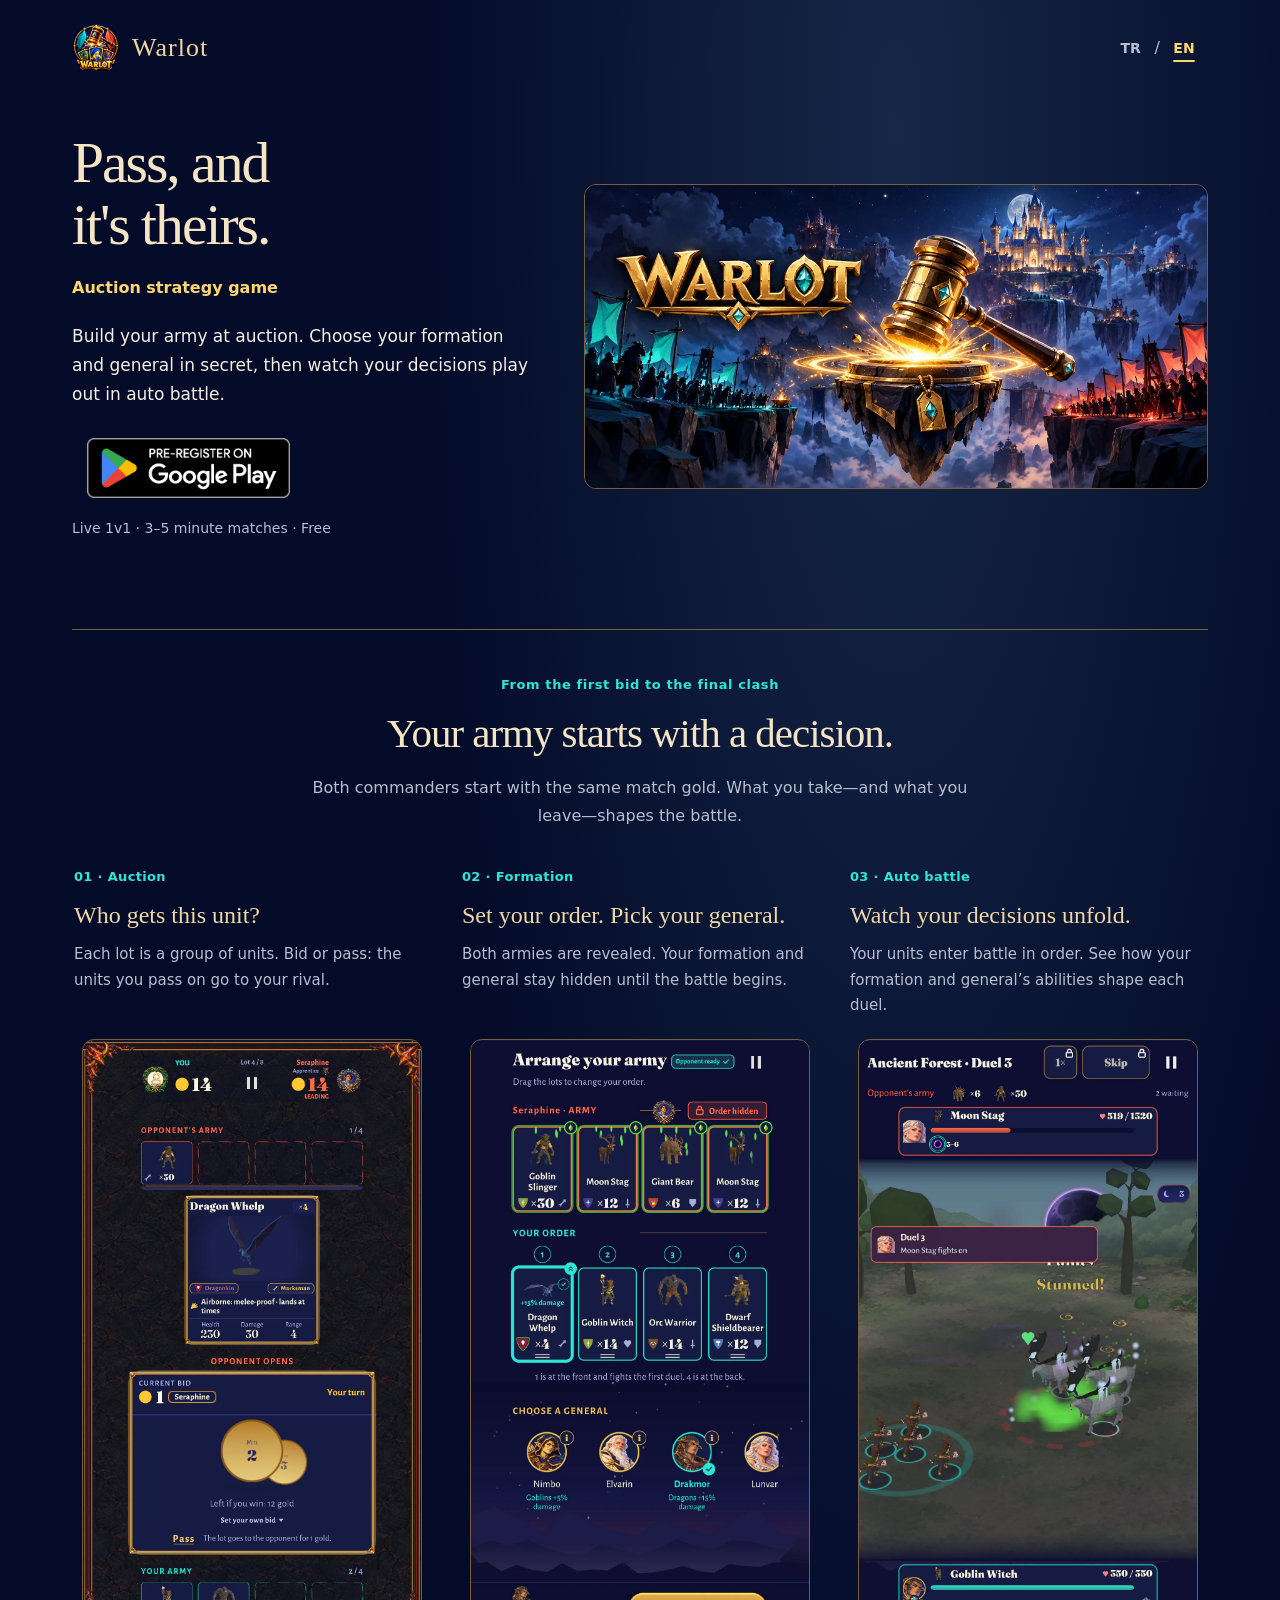
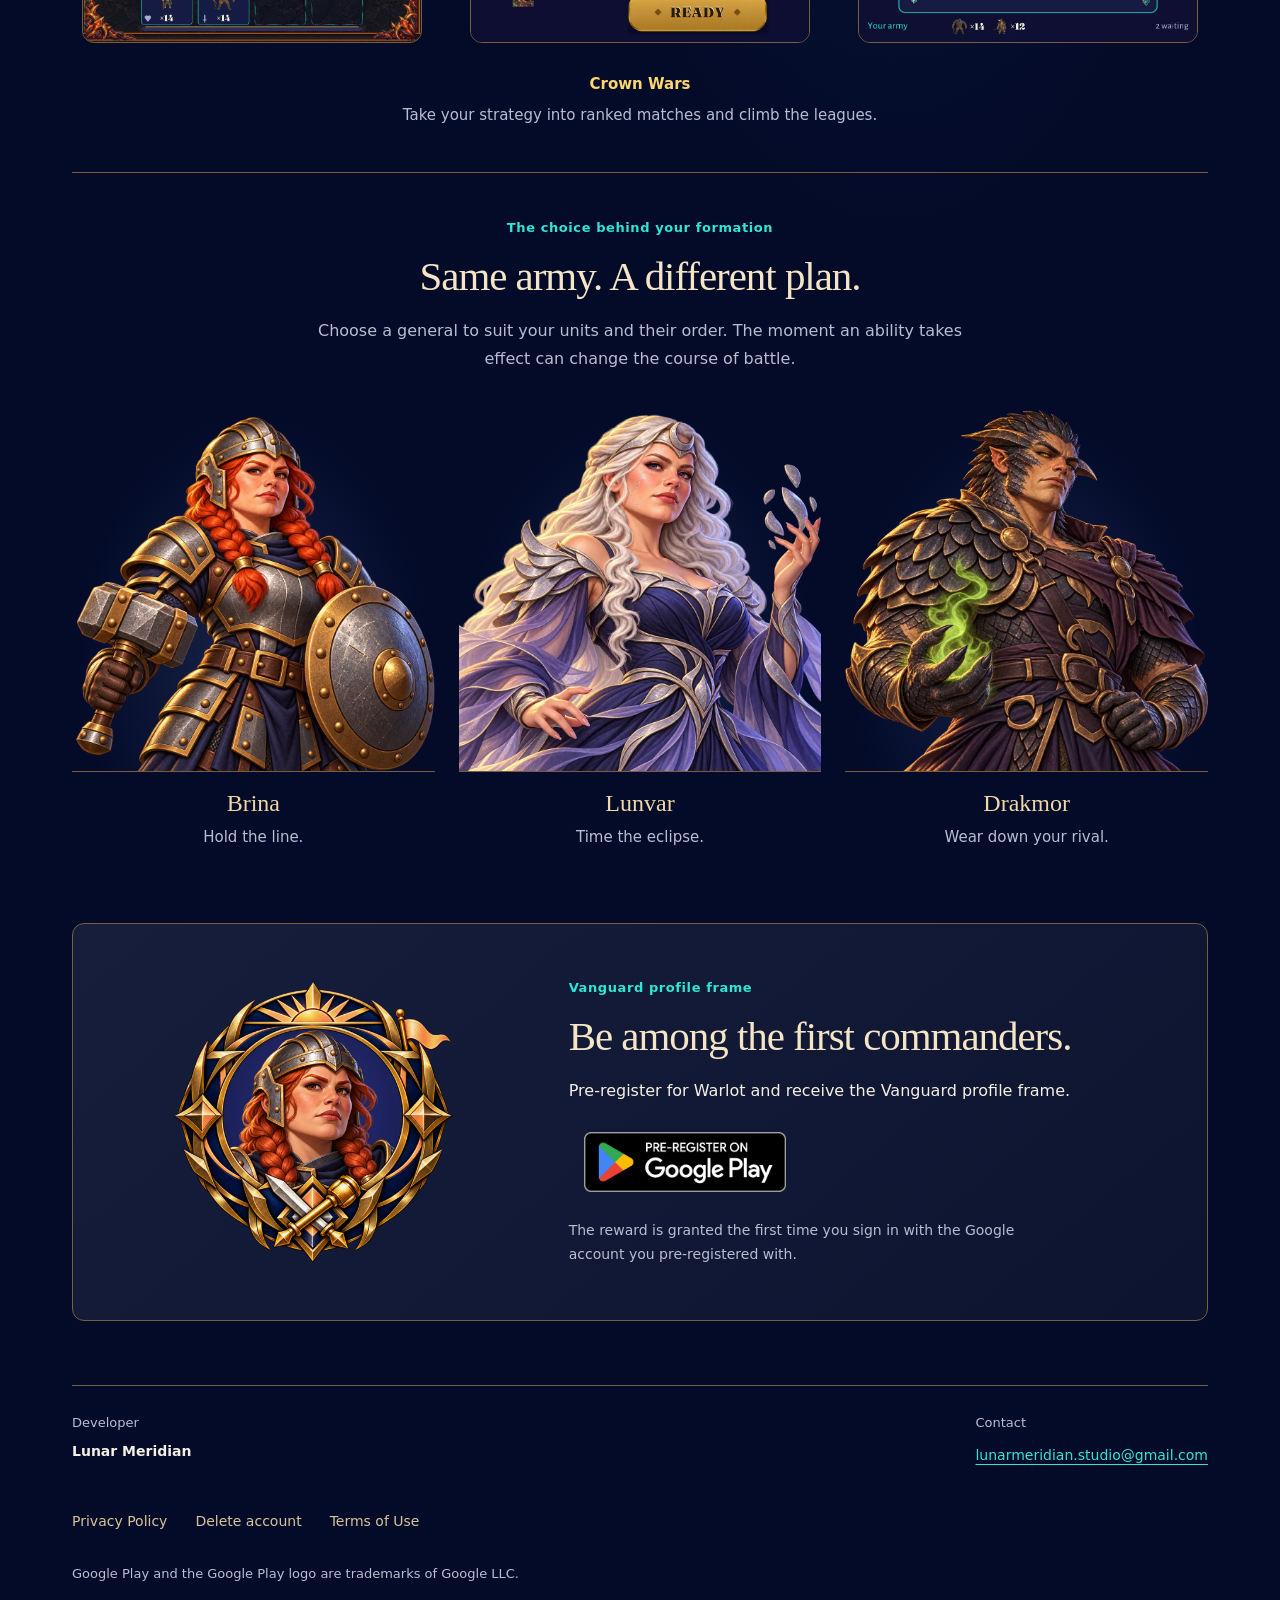
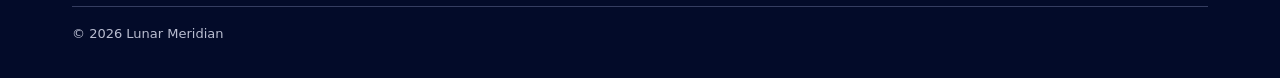
<file: index.html>
<!doctype html>
<html lang="en">
<head>
  <meta charset="utf-8">
  <meta name="viewport" content="width=device-width,initial-scale=1">
  <meta name="color-scheme" content="dark">
  <meta name="theme-color" content="#030B29">
  <title>Warlot: Auction Strategy Game · Açık Artırma Strateji Oyunu</title>
  <meta name="description" content="Warlot: win your army at auction, set a secret lineup and outsmart your rival in 3–5 minute auto battles. Free on Google Play. Ordunu açık artırmada kur.">
  <link rel="canonical" href="https://warlotgame.com/">
  <link rel="alternate" hreflang="en" href="https://warlotgame.com/">
  <link rel="alternate" hreflang="tr" href="https://warlotgame.com/tr/">
  <link rel="alternate" hreflang="x-default" href="https://warlotgame.com/">
  <meta property="og:type" content="website">
  <meta property="og:site_name" content="Warlot">
  <meta property="og:url" content="https://warlotgame.com/">
  <meta property="og:title" content="Warlot: Auction Strategy Game">
  <meta property="og:description" content="Pass on a unit and your rival takes it. Win your army at auction, hide your lineup, read your rival. Free on Google Play.">
  <meta property="og:image" content="https://warlotgame.com/og-image.jpg">
  <meta property="og:image:width" content="1200">
  <meta property="og:image:height" content="630">
  <meta property="og:image:alt" content="Warlot: a golden auctioneer’s gavel between two armies.">
  <meta property="og:locale" content="en_US">
  <meta property="og:locale:alternate" content="tr_TR">
  <meta name="twitter:card" content="summary_large_image">
  <meta name="twitter:title" content="Warlot: Auction Strategy Game">
  <meta name="twitter:description" content="Pass on a unit and your rival takes it. Free on Google Play.">
  <meta name="twitter:image" content="https://warlotgame.com/og-image.jpg">
  <link rel="stylesheet" href="/style.css">
  <link rel="icon" type="image/webp" href="/icon.webp">
  <script type="application/ld+json">
{
  "@context": "https://schema.org",
  "@type": [
    "VideoGame",
    "MobileApplication"
  ],
  "name": "Warlot",
  "alternateName": "Warlot: Auction Strategy Game",
  "url": "https://warlotgame.com/",
  "description": "An auction strategy game: win your army at auction, set a secret lineup and pick your general, then watch the auto battle.",
  "image": "https://warlotgame.com/og-image.jpg",
  "applicationCategory": "GameApplication",
  "genre": [
    "Strategy",
    "Auto battler"
  ],
  "operatingSystem": "Android",
  "inLanguage": [
    "en",
    "tr",
    "es",
    "pt",
    "fr",
    "ko",
    "ja",
    "zh-Hant"
  ],
  "installUrl": "https://play.google.com/store/apps/details?id=com.warlot.game",
  "offers": {
    "@type": "Offer",
    "price": "0",
    "priceCurrency": "USD"
  },
  "author": {
    "@type": "Organization",
    "name": "Lunar Meridian"
  },
  "publisher": {
    "@type": "Organization",
    "name": "Lunar Meridian"
  }
}
  </script>
</head>
<body class="home">
  <a class="skip-link" href="#game-title">Skip to content</a>
  <main class="home-shell">
    <header class="masthead">
      <a class="brand" href="/" aria-label="Warlot home">
        <img src="/icon.webp" width="48" height="48" decoding="async" alt="Warlot app icon">
        <span>Warlot</span>
      </a>
      <nav class="language-nav" aria-label="Language">
        <a href="/tr/" lang="tr" hreflang="tr" aria-label="Türkçe">TR</a>
        <span aria-hidden="true">/</span>
        <a href="/" lang="en" hreflang="en" aria-current="page" aria-label="English">EN</a>
      </nav>
    </header>
    <section class="hero" aria-labelledby="game-title">
      <div class="hero-heading">
        <h1 id="game-title" tabindex="-1">Pass, and it's theirs.</h1>
        <p class="genre">Auction strategy game</p>
      </div>
      <div class="hero-art">
        <img class="hero-image" src="/hero.webp" width="1024" height="500" fetchpriority="high" decoding="async" alt="Warlot: a golden auctioneer’s gavel above a floating pedestal, between two armies and a distant castle.">
      </div>
      <div class="hero-details">
        <p class="lead">Build your army at auction. Choose your formation and general in secret, then watch your decisions play out in auto battle.</p>
        <div class="registration">
          <a class="store-badge" href="https://play.google.com/store/apps/details?id=com.warlot.game">
            <img src="/img/google-play-preregister-en.png" width="270" height="80" decoding="async" alt="Pre-register on Google Play">
          </a>
          <p class="match-facts">Live 1v1 · 3–5 minute matches · Free</p>
        </div>
      </div>
    </section>
    <section class="content-section" aria-labelledby="gameplay-title">
      <div class="section-heading">
        <p class="eyebrow">From the first bid to the final clash</p>
        <h2 id="gameplay-title">Your army starts with a decision.</h2>
        <p>Both commanders start with the same match gold. What you take—and what you leave—shapes the battle.</p>
      </div>
      <ol class="gameplay">
        <li>
          <div class="step-copy">
            <span class="step" aria-hidden="true">01 · Auction</span>
            <h3>Who gets this unit?</h3>
            <p>Each lot is a group of units. Bid or pass: the units you pass on go to your rival.</p>
          </div>
          <div class="screen">
            <img src="/img/en/oynanis-1-acik-artirma.webp" width="1080" height="1920" loading="lazy" decoding="async" alt="Warlot auction screen with a unit lot, both commanders’ gold and the bid and pass controls.">
          </div>
        </li>
        <li>
          <div class="step-copy">
            <span class="step" aria-hidden="true">02 · Formation</span>
            <h3>Set your order. Pick your general.</h3>
            <p>Both armies are revealed. Your formation and general stay hidden until the battle begins.</p>
          </div>
          <div class="screen">
            <img src="/img/en/oynanis-2-dizilim.webp" width="1080" height="1920" loading="lazy" decoding="async" alt="Warlot formation screen showing the order of unit lots and the general selection.">
          </div>
        </li>
        <li>
          <div class="step-copy">
            <span class="step" aria-hidden="true">03 · Auto battle</span>
            <h3>Watch your decisions unfold.</h3>
            <p>Your units enter battle in order. See how your formation and general’s abilities shape each duel.</p>
          </div>
          <div class="screen">
            <img src="/img/en/oynanis-3-savas.webp" width="1080" height="1920" loading="lazy" decoding="async" alt="Warlot auto battle screen with opposing unit lots and a general’s ability in action.">
          </div>
        </li>
      </ol>
      <p class="mode-note"><strong>Crown Wars</strong> Take your strategy into ranked matches and climb the leagues.</p>
    </section>
    <section class="content-section generals-section" aria-labelledby="generals-title">
      <div class="section-heading">
        <p class="eyebrow">The choice behind your formation</p>
        <h2 id="generals-title">Same army. A different plan.</h2>
        <p>Choose a general to suit your units and their order. The moment an ability takes effect can change the course of battle.</p>
      </div>
      <div class="generals">
        <figure class="general">
          <div class="portrait">
            <img src="/img/general-brina.webp" width="1024" height="1024" loading="lazy" decoding="async" alt="Brina, the Ironshield">
          </div>
          <figcaption><h3>Brina</h3><p>Hold the line.</p></figcaption>
        </figure>
        <figure class="general">
          <div class="portrait">
            <img src="/img/general-lunvar.webp" width="1024" height="1024" loading="lazy" decoding="async" alt="Lunvar, the Eclipse Warden">
          </div>
          <figcaption><h3>Lunvar</h3><p>Time the eclipse.</p></figcaption>
        </figure>
        <figure class="general">
          <div class="portrait">
            <img src="/img/general-drakmor.webp" width="1024" height="1024" loading="lazy" decoding="async" alt="Drakmor, the Black Wyrm">
          </div>
          <figcaption><h3>Drakmor</h3><p>Wear down your rival.</p></figcaption>
        </figure>
      </div>
    </section>
    <section class="pioneer-section" aria-labelledby="pioneer-title">
      <div class="pioneer-art">
        <img src="/img/oncu-cerceve.webp" width="1024" height="1024" loading="lazy" decoding="async" alt="Vanguard profile frame">
      </div>
      <div class="pioneer-copy">
        <p class="eyebrow">Vanguard profile frame</p>
        <h2 id="pioneer-title">Be among the first commanders.</h2>
        <p>Pre-register for Warlot and receive the Vanguard profile frame.</p>
        <a class="store-badge" href="https://play.google.com/store/apps/details?id=com.warlot.game">
            <img src="/img/google-play-preregister-en.png" width="270" height="80" loading="lazy" decoding="async" alt="Pre-register on Google Play">
          </a>
        <p class="reward-condition">The reward is granted the first time you sign in with the Google account you pre-registered with.</p>
      </div>
    </section>
    <footer class="site-footer">
      <div class="developer">
        <p><span class="detail-label">Developer</span><strong>Lunar Meridian</strong></p>
        <p><span class="detail-label">Contact</span><a href="mailto:lunarmeridian.studio@gmail.com">lunarmeridian.studio@gmail.com</a></p>
      </div>
      <nav class="legal-links" aria-label="Legal information">
        <a href="/privacy/">Privacy Policy</a>
        <a href="/delete-account/">Delete account</a>
        <a href="/terms/">Terms of Use</a>
      </nav>
      <p class="trademark">Google Play and the Google Play logo are trademarks of Google LLC.</p>
      <p class="copyright">© 2026 Lunar Meridian</p>
    </footer>
  </main>
</body>
</html>
</file>
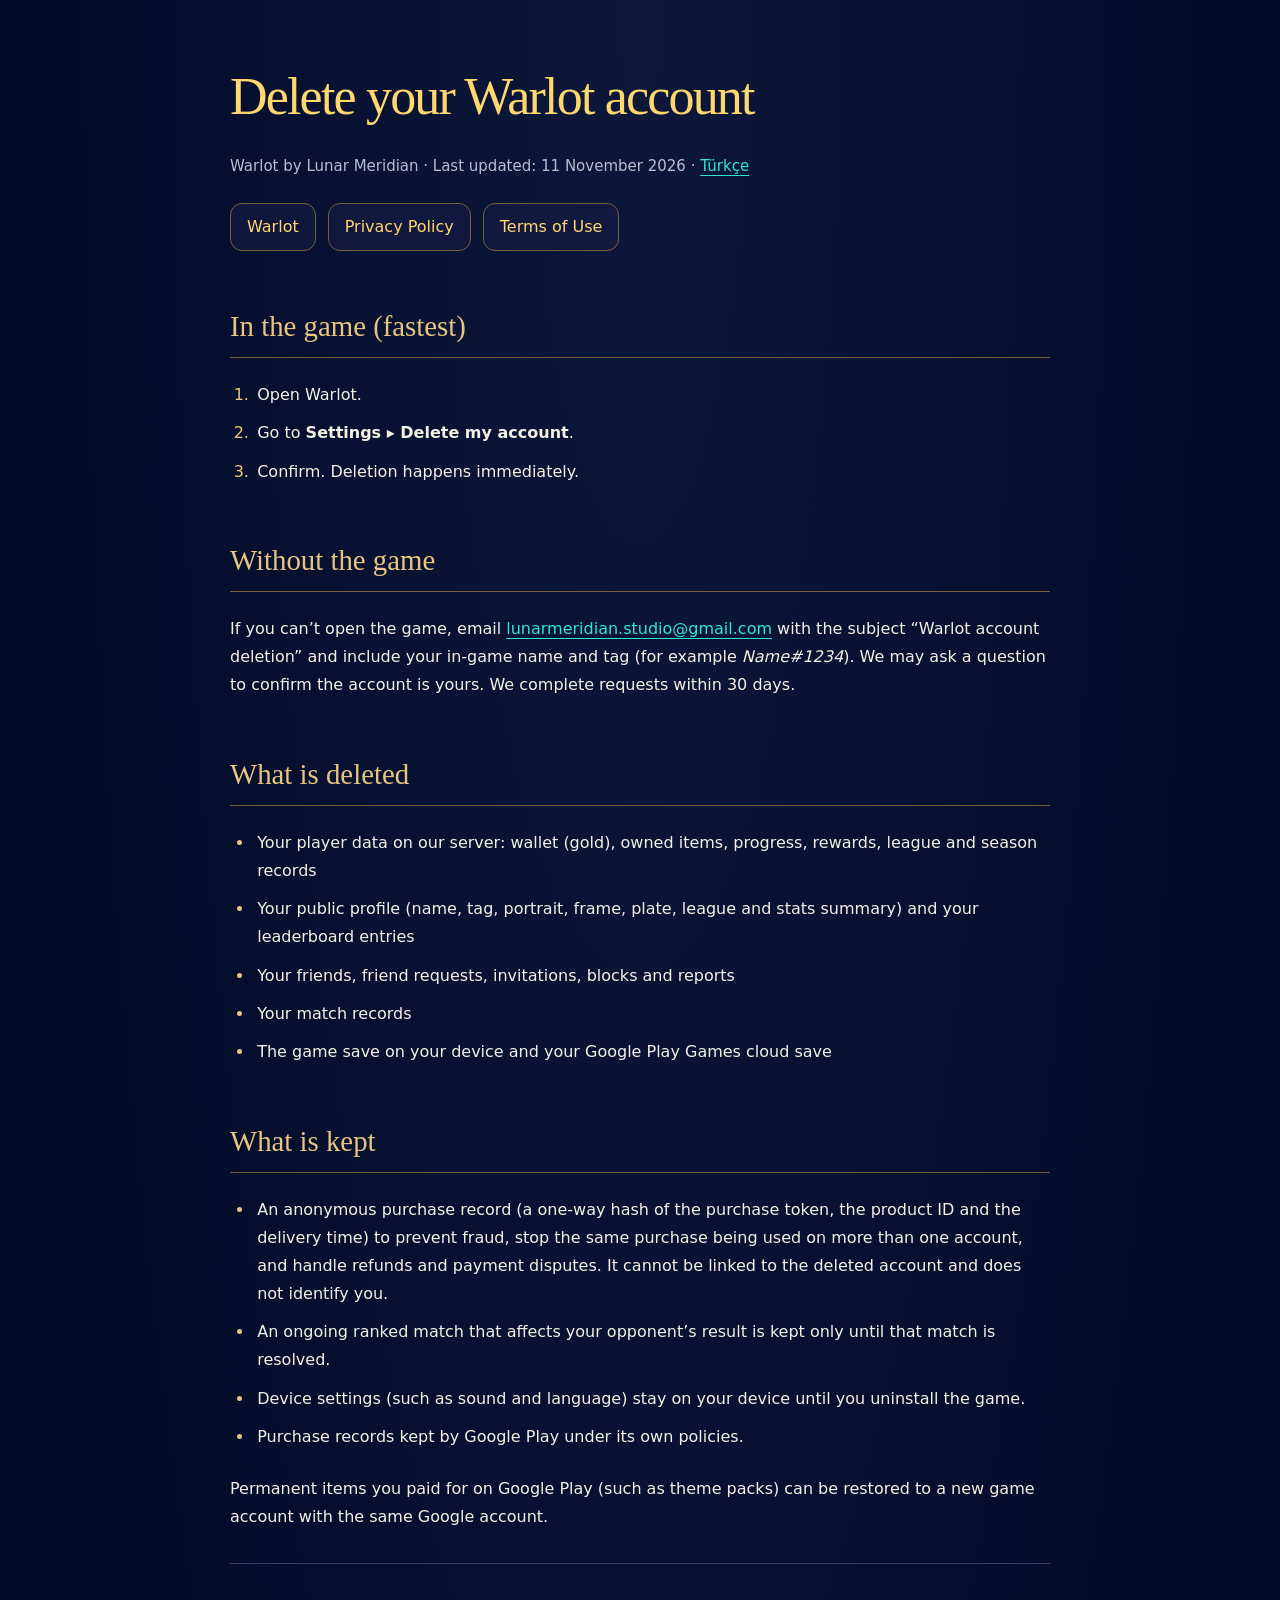
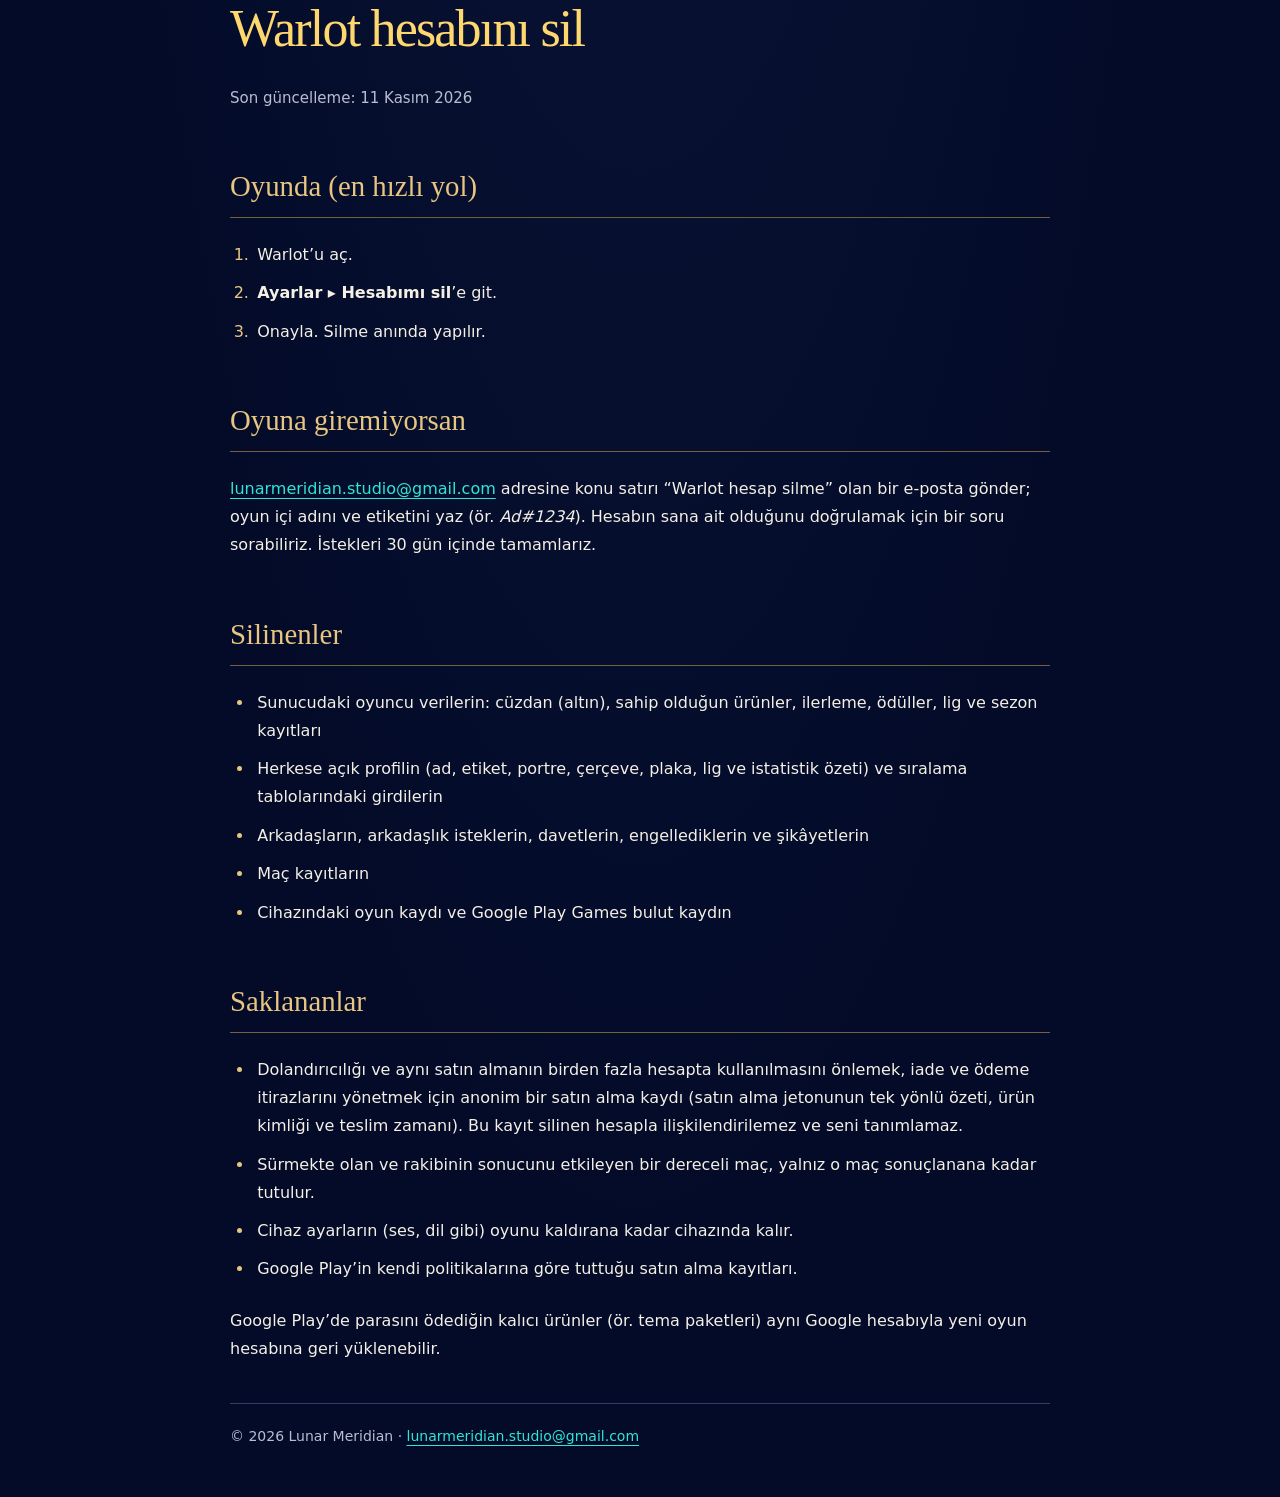
<file: delete-account/index.html>
<!doctype html>
<html lang="en">
<head>
<meta charset="utf-8">
<meta name="viewport" content="width=device-width,initial-scale=1">
<title>Warlot · Delete account · Hesap silme</title>
<link rel="stylesheet" href="/style.css">
</head>
<body>
<main>
<h1>Delete your Warlot account</h1>
<p class="muted">Warlot by Lunar Meridian · Last updated: 11 November 2026 · <a href="#tr">Türkçe</a></p>
<nav><a href="/">Warlot</a><a href="/privacy/">Privacy Policy</a><a href="/terms/">Terms of Use</a></nav>

<h2>In the game (fastest)</h2>
<ol>
<li>Open Warlot.</li>
<li>Go to <strong>Settings ▸ Delete my account</strong>.</li>
<li>Confirm. Deletion happens immediately.</li>
</ol>

<h2>Without the game</h2>
<p>If you can’t open the game, email <a href="mailto:lunarmeridian.studio@gmail.com?subject=Warlot%20account%20deletion">lunarmeridian.studio@gmail.com</a> with the subject “Warlot account deletion” and include your in-game name and tag (for example <em>Name#1234</em>). We may ask a question to confirm the account is yours. We complete requests within 30 days.</p>

<h2>What is deleted</h2>
<ul>
<li>Your player data on our server: wallet (gold), owned items, progress, rewards, league and season records</li>
<li>Your public profile (name, tag, portrait, frame, plate, league and stats summary) and your leaderboard entries</li>
<li>Your friends, friend requests, invitations, blocks and reports</li>
<li>Your match records</li>
<li>The game save on your device and your Google Play Games cloud save</li>
</ul>

<h2>What is kept</h2>
<ul>
<li>An anonymous purchase record (a one-way hash of the purchase token, the product ID and the delivery time) to prevent fraud, stop the same purchase being used on more than one account, and handle refunds and payment disputes. It cannot be linked to the deleted account and does not identify you.</li>
<li>An ongoing ranked match that affects your opponent’s result is kept only until that match is resolved.</li>
<li>Device settings (such as sound and language) stay on your device until you uninstall the game.</li>
<li>Purchase records kept by Google Play under its own policies.</li>
</ul>
<p>Permanent items you paid for on Google Play (such as theme packs) can be restored to a new game account with the same Google account.</p>

<hr>

<h1 id="tr">Warlot hesabını sil</h1>
<p class="muted">Son güncelleme: 11 Kasım 2026</p>

<h2>Oyunda (en hızlı yol)</h2>
<ol>
<li>Warlot’u aç.</li>
<li><strong>Ayarlar ▸ Hesabımı sil</strong>’e git.</li>
<li>Onayla. Silme anında yapılır.</li>
</ol>

<h2>Oyuna giremiyorsan</h2>
<p><a href="mailto:lunarmeridian.studio@gmail.com?subject=Warlot%20hesap%20silme">lunarmeridian.studio@gmail.com</a> adresine konu satırı “Warlot hesap silme” olan bir e-posta gönder; oyun içi adını ve etiketini yaz (ör. <em>Ad#1234</em>). Hesabın sana ait olduğunu doğrulamak için bir soru sorabiliriz. İstekleri 30 gün içinde tamamlarız.</p>

<h2>Silinenler</h2>
<ul>
<li>Sunucudaki oyuncu verilerin: cüzdan (altın), sahip olduğun ürünler, ilerleme, ödüller, lig ve sezon kayıtları</li>
<li>Herkese açık profilin (ad, etiket, portre, çerçeve, plaka, lig ve istatistik özeti) ve sıralama tablolarındaki girdilerin</li>
<li>Arkadaşların, arkadaşlık isteklerin, davetlerin, engellediklerin ve şikâyetlerin</li>
<li>Maç kayıtların</li>
<li>Cihazındaki oyun kaydı ve Google Play Games bulut kaydın</li>
</ul>

<h2>Saklananlar</h2>
<ul>
<li>Dolandırıcılığı ve aynı satın almanın birden fazla hesapta kullanılmasını önlemek, iade ve ödeme itirazlarını yönetmek için anonim bir satın alma kaydı (satın alma jetonunun tek yönlü özeti, ürün kimliği ve teslim zamanı). Bu kayıt silinen hesapla ilişkilendirilemez ve seni tanımlamaz.</li>
<li>Sürmekte olan ve rakibinin sonucunu etkileyen bir dereceli maç, yalnız o maç sonuçlanana kadar tutulur.</li>
<li>Cihaz ayarların (ses, dil gibi) oyunu kaldırana kadar cihazında kalır.</li>
<li>Google Play’in kendi politikalarına göre tuttuğu satın alma kayıtları.</li>
</ul>
<p>Google Play’de parasını ödediğin kalıcı ürünler (ör. tema paketleri) aynı Google hesabıyla yeni oyun hesabına geri yüklenebilir.</p>

<footer>© 2026 Lunar Meridian · <a href="mailto:lunarmeridian.studio@gmail.com">lunarmeridian.studio@gmail.com</a></footer>
</main>
</body>
</html>
</file>
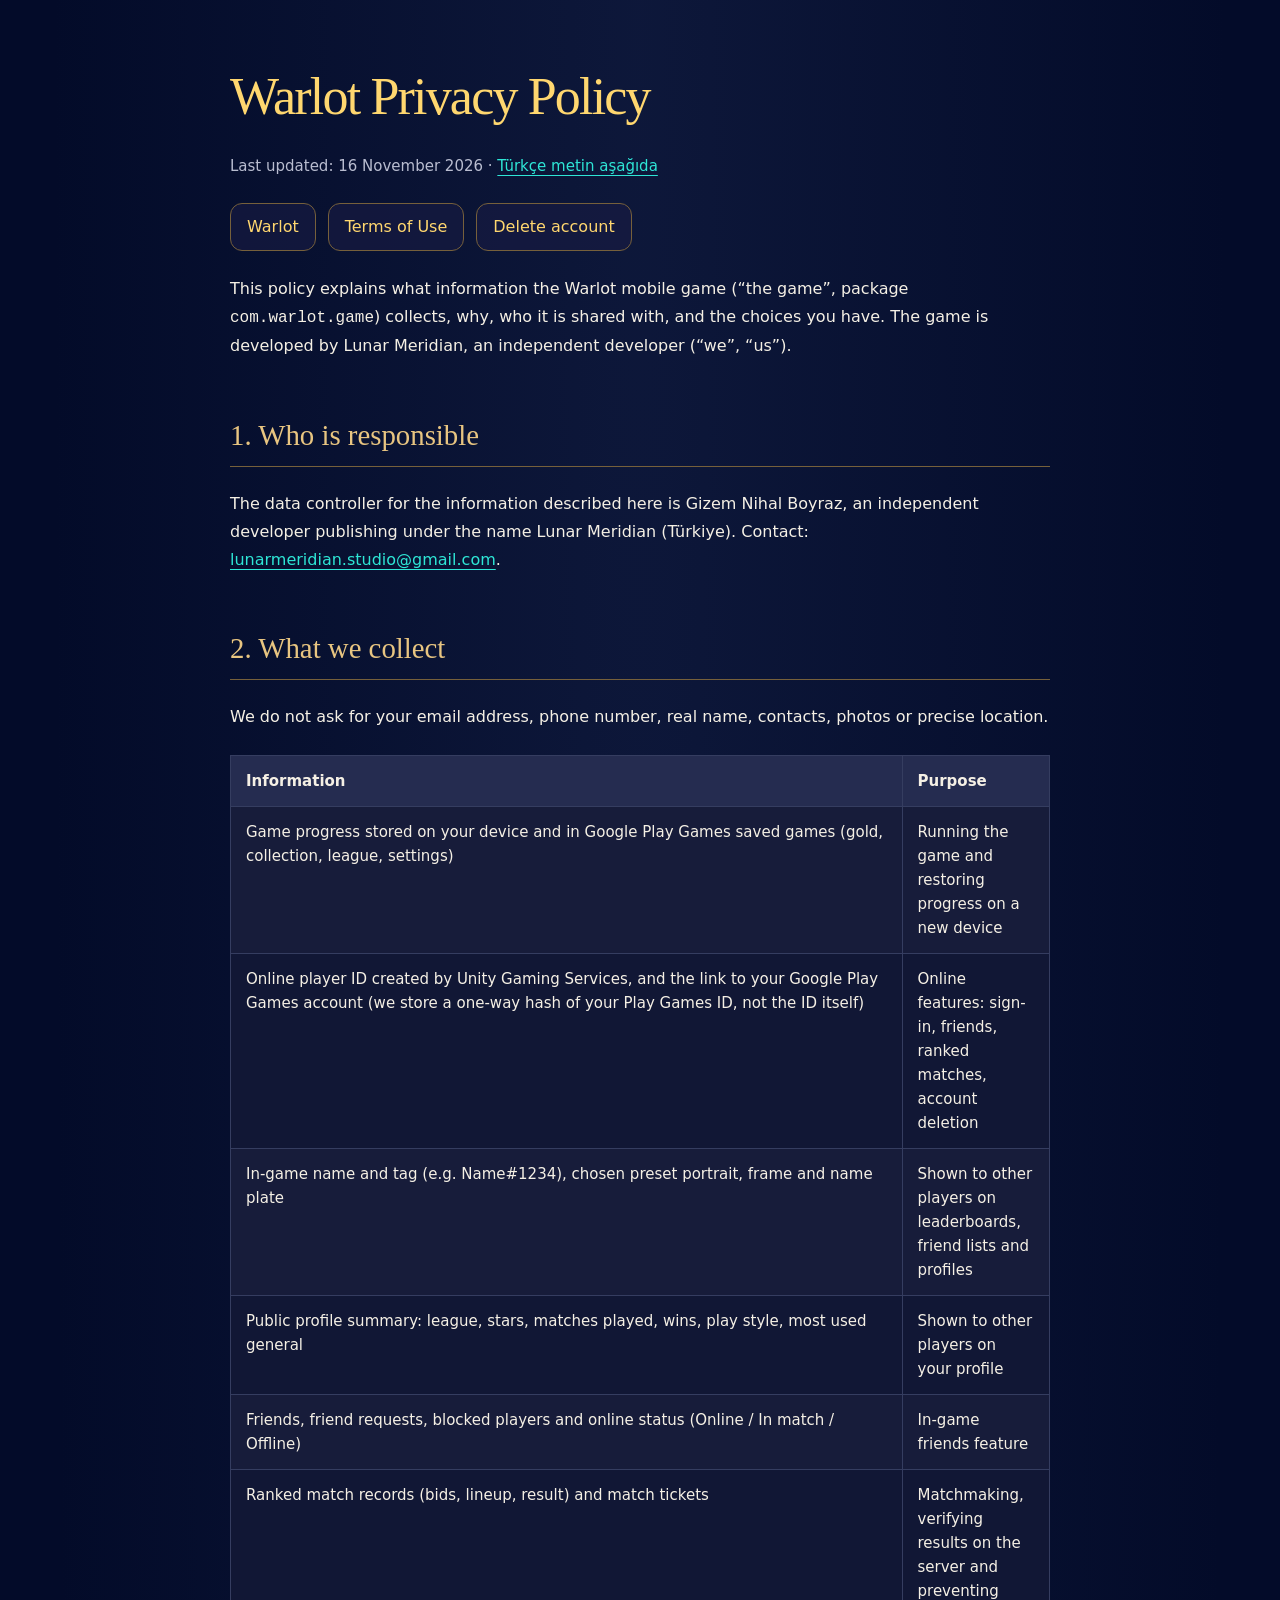
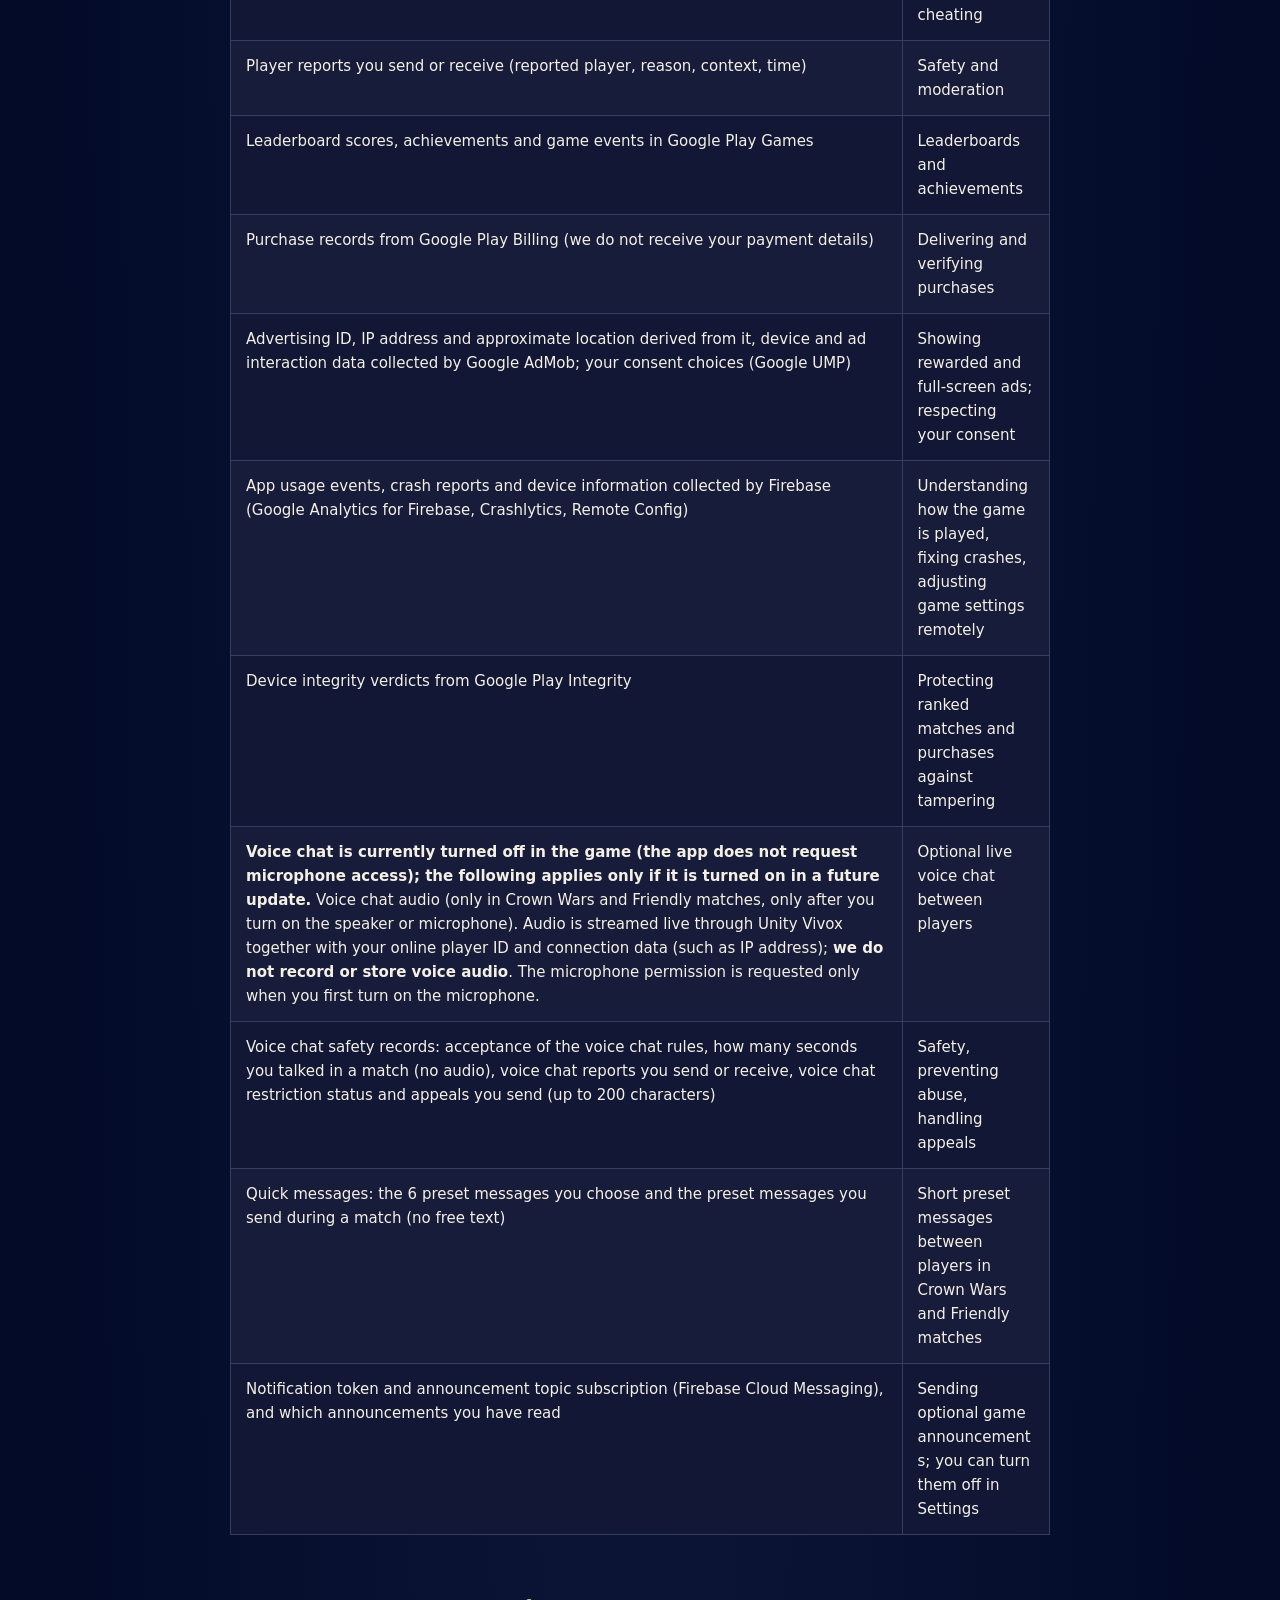
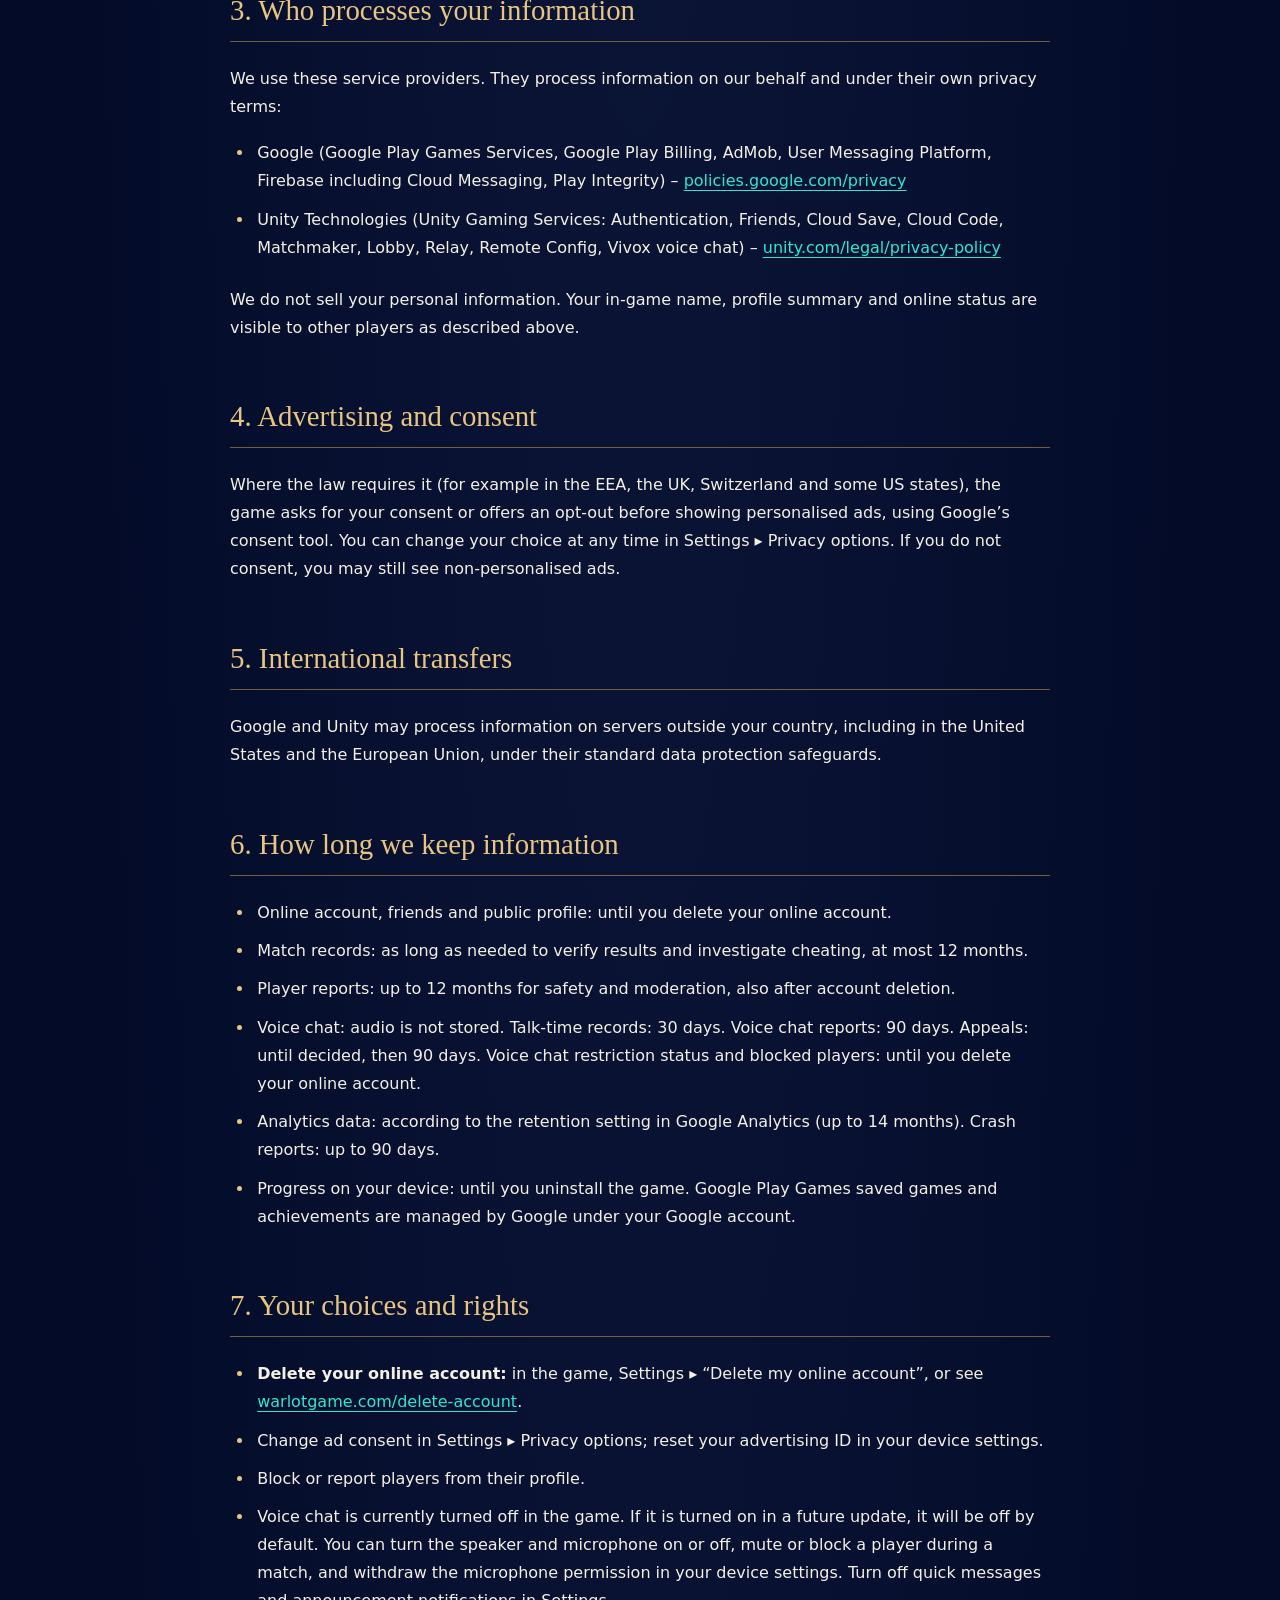
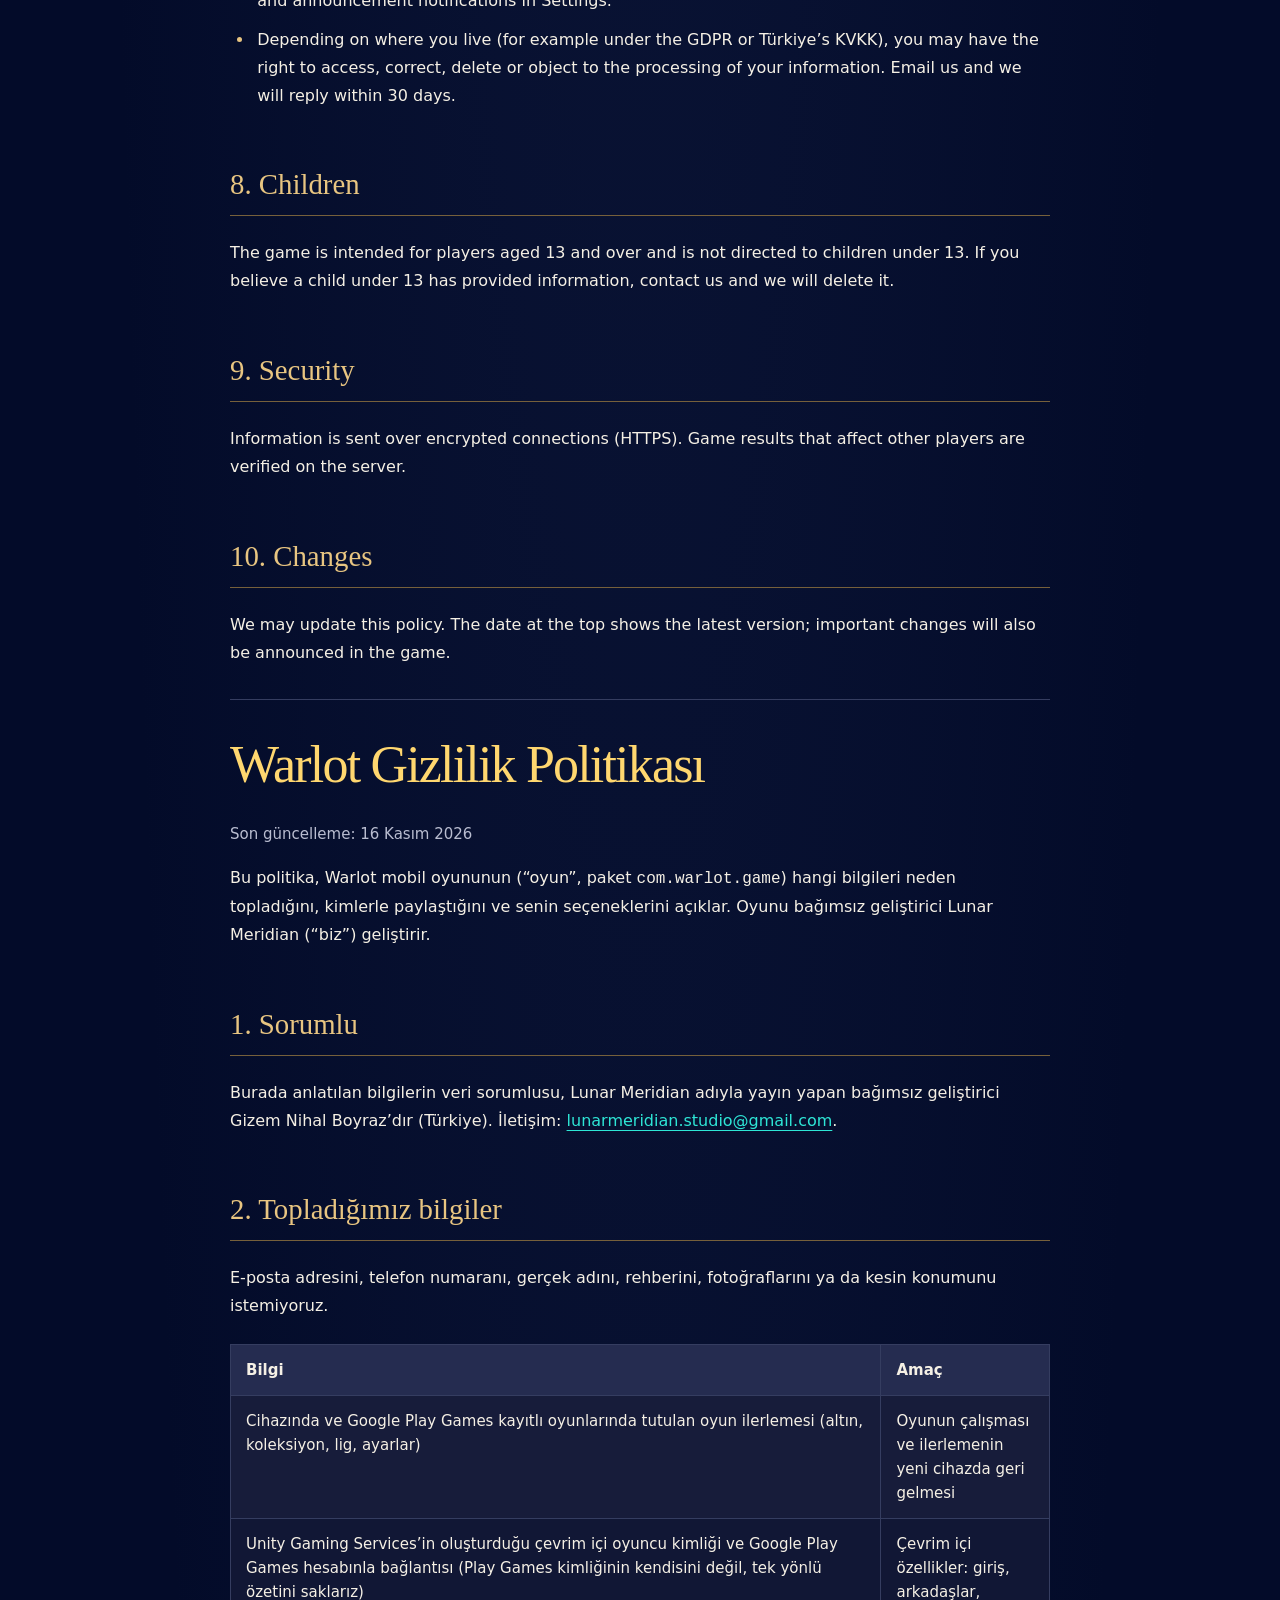
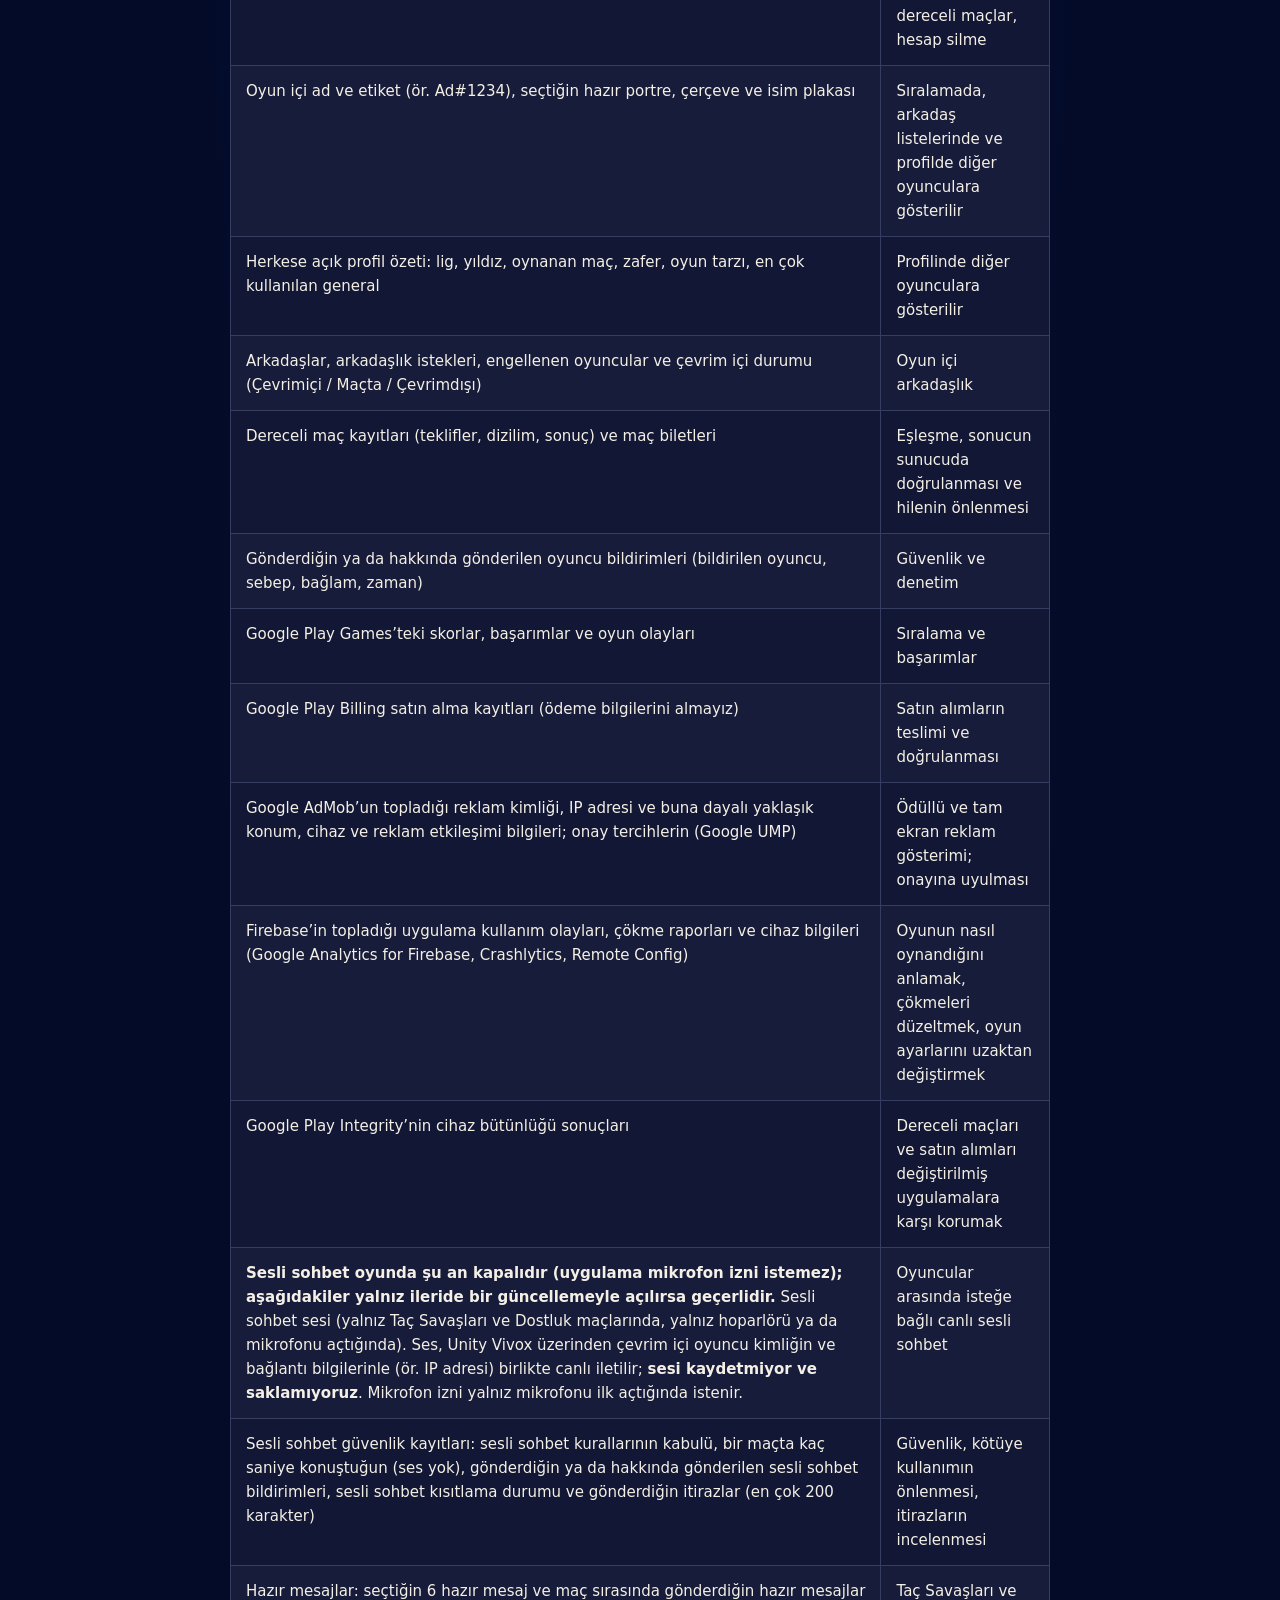
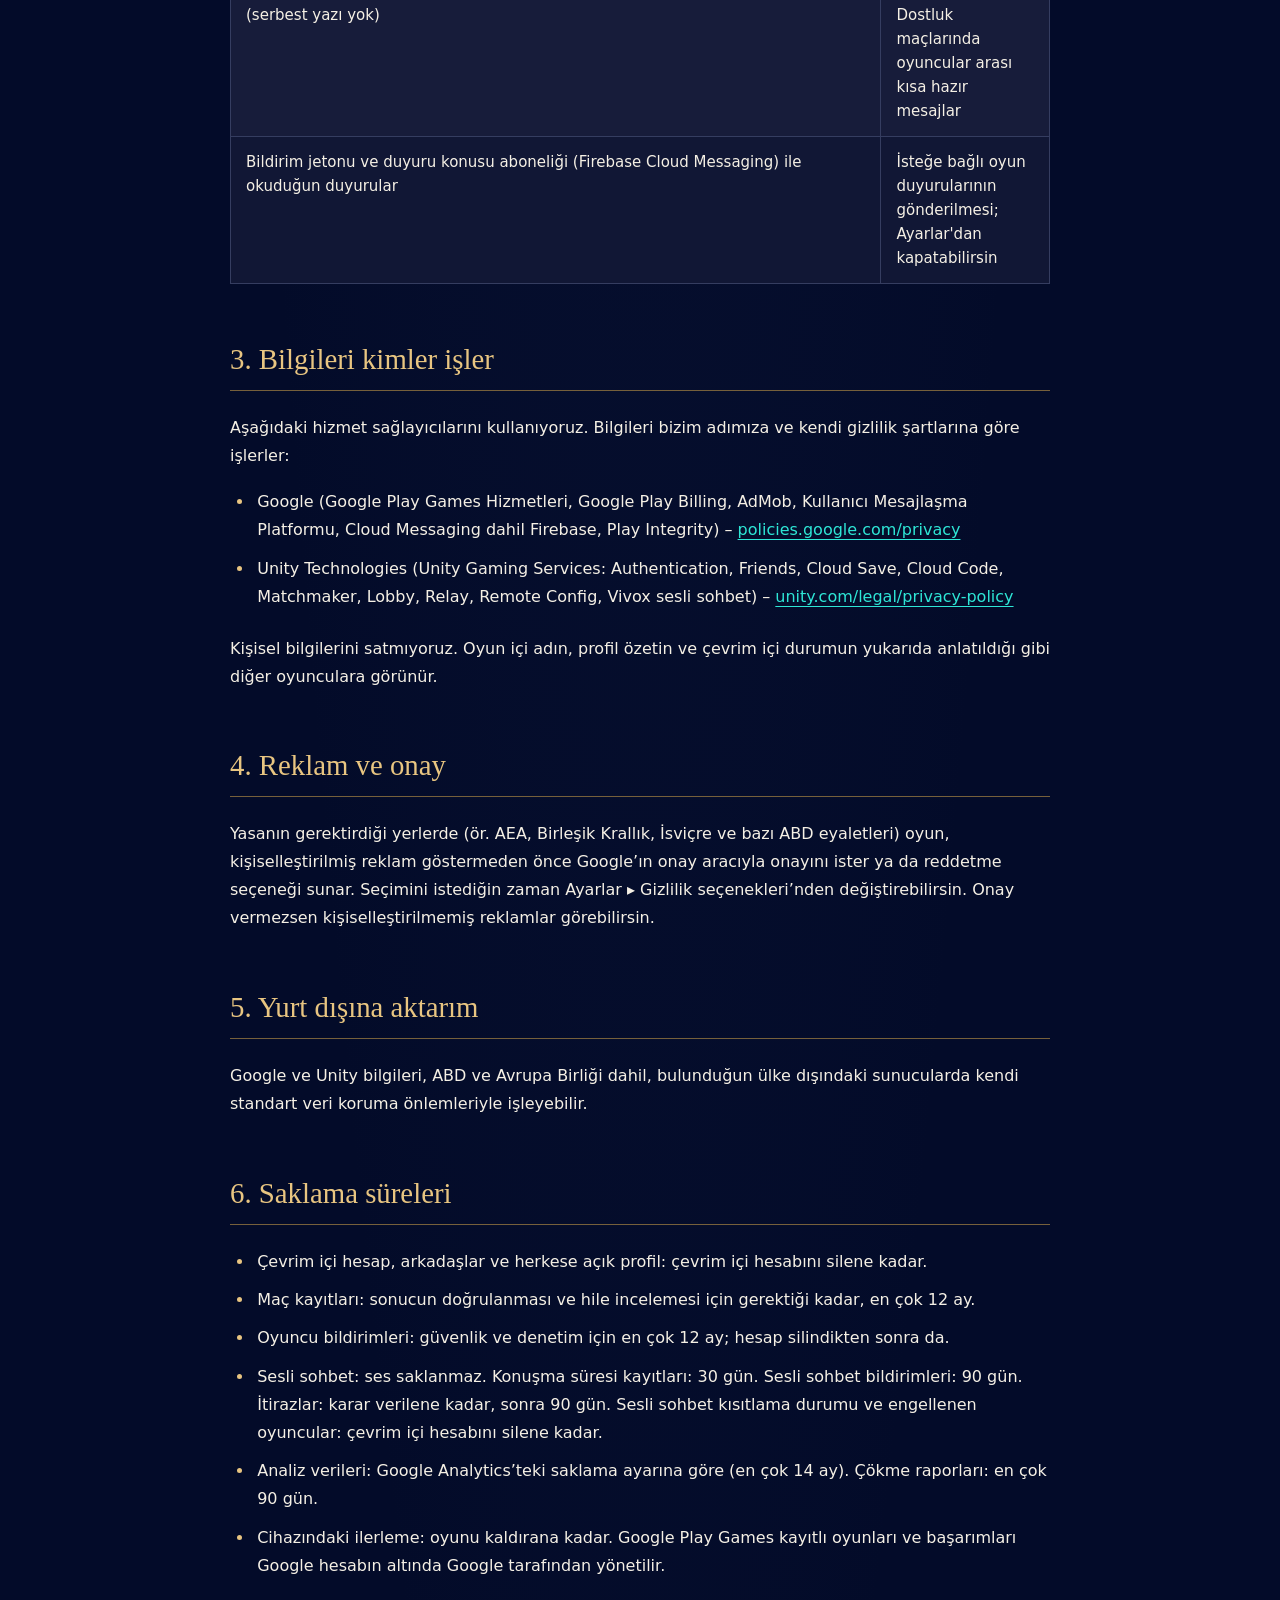
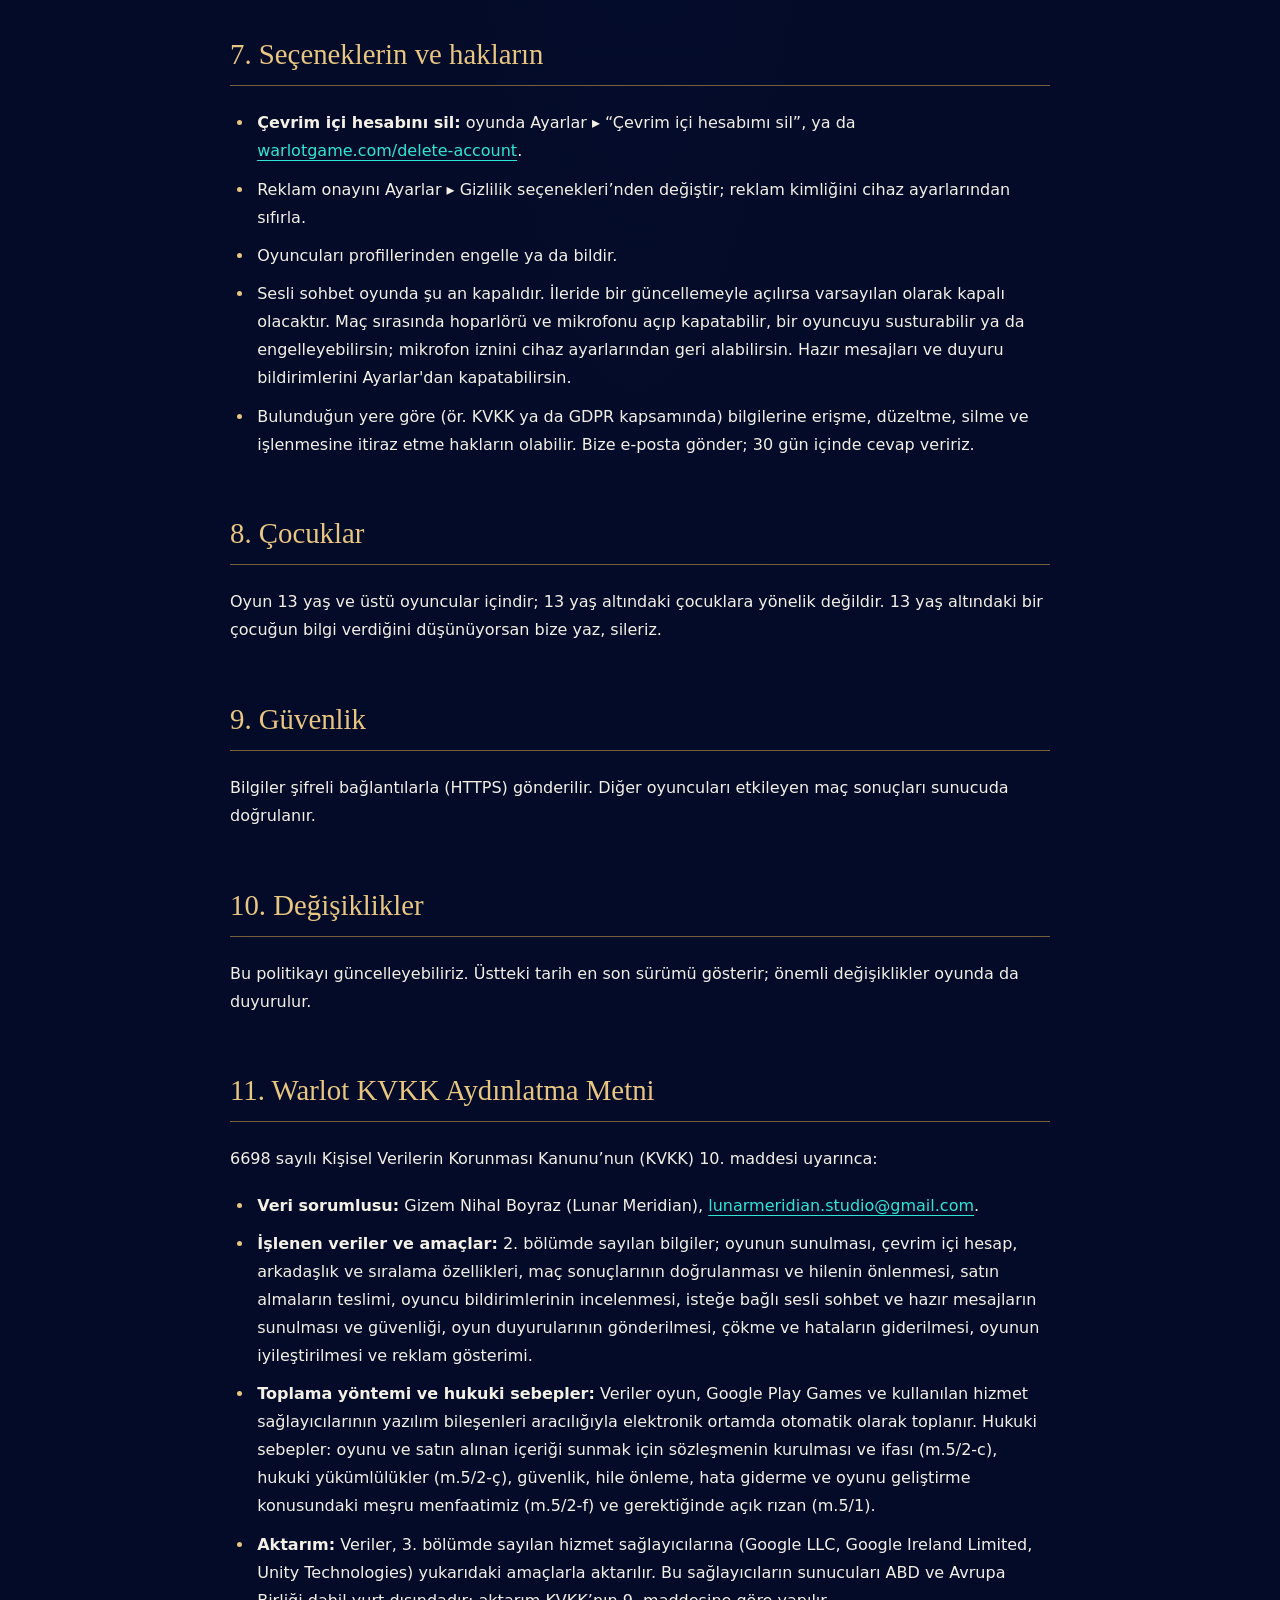
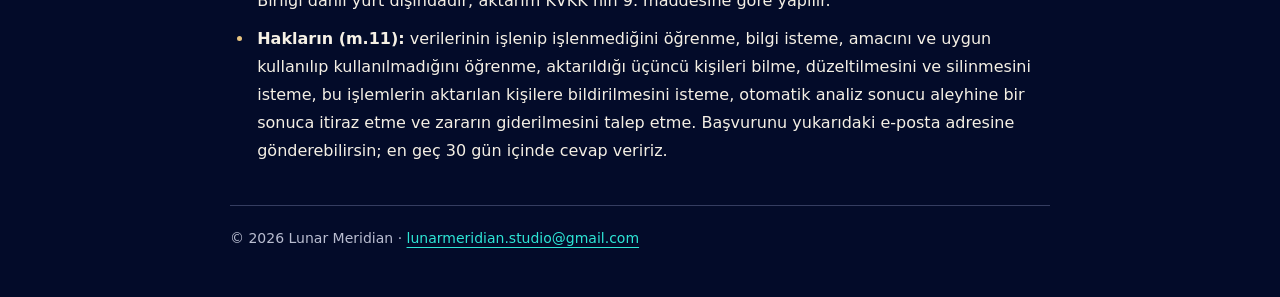
<file: privacy/index.html>
<!doctype html>
<html lang="en">
<head>
<meta charset="utf-8">
<meta name="viewport" content="width=device-width,initial-scale=1">
<title>Warlot Privacy Policy · Gizlilik Politikası</title>
<link rel="stylesheet" href="/style.css">
</head>
<body>
<main>
<h1>Warlot Privacy Policy</h1>
<p class="muted">Last updated: 16 November 2026 · <a href="#tr">Türkçe metin aşağıda</a></p>
<nav><a href="/">Warlot</a><a href="/terms/">Terms of Use</a><a href="/delete-account/">Delete account</a></nav>

<p>This policy explains what information the Warlot mobile game (“the game”, package <code>com.warlot.game</code>) collects, why, who it is shared with, and the choices you have. The game is developed by Lunar Meridian, an independent developer (“we”, “us”).</p>

<h2>1. Who is responsible</h2>
<p>The data controller for the information described here is Gizem Nihal Boyraz, an independent developer publishing under the name Lunar Meridian (Türkiye). Contact: <a href="mailto:lunarmeridian.studio@gmail.com">lunarmeridian.studio@gmail.com</a>.</p>

<h2>2. What we collect</h2>
<p>We do not ask for your email address, phone number, real name, contacts, photos or precise location.</p>
<table>
<tr><th>Information</th><th>Purpose</th></tr>
<tr><td>Game progress stored on your device and in Google Play Games saved games (gold, collection, league, settings)</td><td>Running the game and restoring progress on a new device</td></tr>
<tr><td>Online player ID created by Unity Gaming Services, and the link to your Google Play Games account (we store a one-way hash of your Play Games ID, not the ID itself)</td><td>Online features: sign-in, friends, ranked matches, account deletion</td></tr>
<tr><td>In-game name and tag (e.g. Name#1234), chosen preset portrait, frame and name plate</td><td>Shown to other players on leaderboards, friend lists and profiles</td></tr>
<tr><td>Public profile summary: league, stars, matches played, wins, play style, most used general</td><td>Shown to other players on your profile</td></tr>
<tr><td>Friends, friend requests, blocked players and online status (Online / In match / Offline)</td><td>In-game friends feature</td></tr>
<tr><td>Ranked match records (bids, lineup, result) and match tickets</td><td>Matchmaking, verifying results on the server and preventing cheating</td></tr>
<tr><td>Player reports you send or receive (reported player, reason, context, time)</td><td>Safety and moderation</td></tr>
<tr><td>Leaderboard scores, achievements and game events in Google Play Games</td><td>Leaderboards and achievements</td></tr>
<tr><td>Purchase records from Google Play Billing (we do not receive your payment details)</td><td>Delivering and verifying purchases</td></tr>
<tr><td>Advertising ID, IP address and approximate location derived from it, device and ad interaction data collected by Google AdMob; your consent choices (Google UMP)</td><td>Showing rewarded and full-screen ads; respecting your consent</td></tr>
<tr><td>App usage events, crash reports and device information collected by Firebase (Google Analytics for Firebase, Crashlytics, Remote Config)</td><td>Understanding how the game is played, fixing crashes, adjusting game settings remotely</td></tr>
<tr><td>Device integrity verdicts from Google Play Integrity</td><td>Protecting ranked matches and purchases against tampering</td></tr>
<tr><td><strong>Voice chat is currently turned off in the game (the app does not request microphone access); the following applies only if it is turned on in a future update.</strong> Voice chat audio (only in Crown Wars and Friendly matches, only after you turn on the speaker or microphone). Audio is streamed live through Unity Vivox together with your online player ID and connection data (such as IP address); <strong>we do not record or store voice audio</strong>. The microphone permission is requested only when you first turn on the microphone.</td><td>Optional live voice chat between players</td></tr>
<tr><td>Voice chat safety records: acceptance of the voice chat rules, how many seconds you talked in a match (no audio), voice chat reports you send or receive, voice chat restriction status and appeals you send (up to 200 characters)</td><td>Safety, preventing abuse, handling appeals</td></tr>
<tr><td>Quick messages: the 6 preset messages you choose and the preset messages you send during a match (no free text)</td><td>Short preset messages between players in Crown Wars and Friendly matches</td></tr>
<tr><td>Notification token and announcement topic subscription (Firebase Cloud Messaging), and which announcements you have read</td><td>Sending optional game announcements; you can turn them off in Settings</td></tr>
</table>

<h2>3. Who processes your information</h2>
<p>We use these service providers. They process information on our behalf and under their own privacy terms:</p>
<ul>
<li>Google (Google Play Games Services, Google Play Billing, AdMob, User Messaging Platform, Firebase including Cloud Messaging, Play Integrity) – <a href="https://policies.google.com/privacy">policies.google.com/privacy</a></li>
<li>Unity Technologies (Unity Gaming Services: Authentication, Friends, Cloud Save, Cloud Code, Matchmaker, Lobby, Relay, Remote Config, Vivox voice chat) – <a href="https://unity.com/legal/privacy-policy">unity.com/legal/privacy-policy</a></li>
</ul>
<p>We do not sell your personal information. Your in-game name, profile summary and online status are visible to other players as described above.</p>

<h2>4. Advertising and consent</h2>
<p>Where the law requires it (for example in the EEA, the UK, Switzerland and some US states), the game asks for your consent or offers an opt-out before showing personalised ads, using Google’s consent tool. You can change your choice at any time in Settings ▸ Privacy options. If you do not consent, you may still see non-personalised ads.</p>

<h2>5. International transfers</h2>
<p>Google and Unity may process information on servers outside your country, including in the United States and the European Union, under their standard data protection safeguards.</p>

<h2>6. How long we keep information</h2>
<ul>
<li>Online account, friends and public profile: until you delete your online account.</li>
<li>Match records: as long as needed to verify results and investigate cheating, at most 12 months.</li>
<li>Player reports: up to 12 months for safety and moderation, also after account deletion.</li>
<li>Voice chat: audio is not stored. Talk-time records: 30 days. Voice chat reports: 90 days. Appeals: until decided, then 90 days. Voice chat restriction status and blocked players: until you delete your online account.</li>
<li>Analytics data: according to the retention setting in Google Analytics (up to 14 months). Crash reports: up to 90 days.</li>
<li>Progress on your device: until you uninstall the game. Google Play Games saved games and achievements are managed by Google under your Google account.</li>
</ul>

<h2>7. Your choices and rights</h2>
<ul>
<li><strong>Delete your online account:</strong> in the game, Settings ▸ “Delete my online account”, or see <a href="/delete-account/">warlotgame.com/delete-account</a>.</li>
<li>Change ad consent in Settings ▸ Privacy options; reset your advertising ID in your device settings.</li>
<li>Block or report players from their profile.</li>
<li>Voice chat is currently turned off in the game. If it is turned on in a future update, it will be off by default. You can turn the speaker and microphone on or off, mute or block a player during a match, and withdraw the microphone permission in your device settings. Turn off quick messages and announcement notifications in Settings.</li>
<li>Depending on where you live (for example under the GDPR or Türkiye’s KVKK), you may have the right to access, correct, delete or object to the processing of your information. Email us and we will reply within 30 days.</li>
</ul>

<h2>8. Children</h2>
<p>The game is intended for players aged 13 and over and is not directed to children under 13. If you believe a child under 13 has provided information, contact us and we will delete it.</p>

<h2>9. Security</h2>
<p>Information is sent over encrypted connections (HTTPS). Game results that affect other players are verified on the server.</p>

<h2>10. Changes</h2>
<p>We may update this policy. The date at the top shows the latest version; important changes will also be announced in the game.</p>

<hr>

<h1 id="tr">Warlot Gizlilik Politikası</h1>
<p class="muted">Son güncelleme: 16 Kasım 2026</p>

<p>Bu politika, Warlot mobil oyununun (“oyun”, paket <code>com.warlot.game</code>) hangi bilgileri neden topladığını, kimlerle paylaştığını ve senin seçeneklerini açıklar. Oyunu bağımsız geliştirici Lunar Meridian (“biz”) geliştirir.</p>

<h2>1. Sorumlu</h2>
<p>Burada anlatılan bilgilerin veri sorumlusu, Lunar Meridian adıyla yayın yapan bağımsız geliştirici Gizem Nihal Boyraz’dır (Türkiye). İletişim: <a href="mailto:lunarmeridian.studio@gmail.com">lunarmeridian.studio@gmail.com</a>.</p>

<h2>2. Topladığımız bilgiler</h2>
<p>E-posta adresini, telefon numaranı, gerçek adını, rehberini, fotoğraflarını ya da kesin konumunu istemiyoruz.</p>
<table>
<tr><th>Bilgi</th><th>Amaç</th></tr>
<tr><td>Cihazında ve Google Play Games kayıtlı oyunlarında tutulan oyun ilerlemesi (altın, koleksiyon, lig, ayarlar)</td><td>Oyunun çalışması ve ilerlemenin yeni cihazda geri gelmesi</td></tr>
<tr><td>Unity Gaming Services’in oluşturduğu çevrim içi oyuncu kimliği ve Google Play Games hesabınla bağlantısı (Play Games kimliğinin kendisini değil, tek yönlü özetini saklarız)</td><td>Çevrim içi özellikler: giriş, arkadaşlar, dereceli maçlar, hesap silme</td></tr>
<tr><td>Oyun içi ad ve etiket (ör. Ad#1234), seçtiğin hazır portre, çerçeve ve isim plakası</td><td>Sıralamada, arkadaş listelerinde ve profilde diğer oyunculara gösterilir</td></tr>
<tr><td>Herkese açık profil özeti: lig, yıldız, oynanan maç, zafer, oyun tarzı, en çok kullanılan general</td><td>Profilinde diğer oyunculara gösterilir</td></tr>
<tr><td>Arkadaşlar, arkadaşlık istekleri, engellenen oyuncular ve çevrim içi durumu (Çevrimiçi / Maçta / Çevrimdışı)</td><td>Oyun içi arkadaşlık</td></tr>
<tr><td>Dereceli maç kayıtları (teklifler, dizilim, sonuç) ve maç biletleri</td><td>Eşleşme, sonucun sunucuda doğrulanması ve hilenin önlenmesi</td></tr>
<tr><td>Gönderdiğin ya da hakkında gönderilen oyuncu bildirimleri (bildirilen oyuncu, sebep, bağlam, zaman)</td><td>Güvenlik ve denetim</td></tr>
<tr><td>Google Play Games’teki skorlar, başarımlar ve oyun olayları</td><td>Sıralama ve başarımlar</td></tr>
<tr><td>Google Play Billing satın alma kayıtları (ödeme bilgilerini almayız)</td><td>Satın alımların teslimi ve doğrulanması</td></tr>
<tr><td>Google AdMob’un topladığı reklam kimliği, IP adresi ve buna dayalı yaklaşık konum, cihaz ve reklam etkileşimi bilgileri; onay tercihlerin (Google UMP)</td><td>Ödüllü ve tam ekran reklam gösterimi; onayına uyulması</td></tr>
<tr><td>Firebase’in topladığı uygulama kullanım olayları, çökme raporları ve cihaz bilgileri (Google Analytics for Firebase, Crashlytics, Remote Config)</td><td>Oyunun nasıl oynandığını anlamak, çökmeleri düzeltmek, oyun ayarlarını uzaktan değiştirmek</td></tr>
<tr><td>Google Play Integrity’nin cihaz bütünlüğü sonuçları</td><td>Dereceli maçları ve satın alımları değiştirilmiş uygulamalara karşı korumak</td></tr>
<tr><td><strong>Sesli sohbet oyunda şu an kapalıdır (uygulama mikrofon izni istemez); aşağıdakiler yalnız ileride bir güncellemeyle açılırsa geçerlidir.</strong> Sesli sohbet sesi (yalnız Taç Savaşları ve Dostluk maçlarında, yalnız hoparlörü ya da mikrofonu açtığında). Ses, Unity Vivox üzerinden çevrim içi oyuncu kimliğin ve bağlantı bilgilerinle (ör. IP adresi) birlikte canlı iletilir; <strong>sesi kaydetmiyor ve saklamıyoruz</strong>. Mikrofon izni yalnız mikrofonu ilk açtığında istenir.</td><td>Oyuncular arasında isteğe bağlı canlı sesli sohbet</td></tr>
<tr><td>Sesli sohbet güvenlik kayıtları: sesli sohbet kurallarının kabulü, bir maçta kaç saniye konuştuğun (ses yok), gönderdiğin ya da hakkında gönderilen sesli sohbet bildirimleri, sesli sohbet kısıtlama durumu ve gönderdiğin itirazlar (en çok 200 karakter)</td><td>Güvenlik, kötüye kullanımın önlenmesi, itirazların incelenmesi</td></tr>
<tr><td>Hazır mesajlar: seçtiğin 6 hazır mesaj ve maç sırasında gönderdiğin hazır mesajlar (serbest yazı yok)</td><td>Taç Savaşları ve Dostluk maçlarında oyuncular arası kısa hazır mesajlar</td></tr>
<tr><td>Bildirim jetonu ve duyuru konusu aboneliği (Firebase Cloud Messaging) ile okuduğun duyurular</td><td>İsteğe bağlı oyun duyurularının gönderilmesi; Ayarlar'dan kapatabilirsin</td></tr>
</table>

<h2>3. Bilgileri kimler işler</h2>
<p>Aşağıdaki hizmet sağlayıcılarını kullanıyoruz. Bilgileri bizim adımıza ve kendi gizlilik şartlarına göre işlerler:</p>
<ul>
<li>Google (Google Play Games Hizmetleri, Google Play Billing, AdMob, Kullanıcı Mesajlaşma Platformu, Cloud Messaging dahil Firebase, Play Integrity) – <a href="https://policies.google.com/privacy">policies.google.com/privacy</a></li>
<li>Unity Technologies (Unity Gaming Services: Authentication, Friends, Cloud Save, Cloud Code, Matchmaker, Lobby, Relay, Remote Config, Vivox sesli sohbet) – <a href="https://unity.com/legal/privacy-policy">unity.com/legal/privacy-policy</a></li>
</ul>
<p>Kişisel bilgilerini satmıyoruz. Oyun içi adın, profil özetin ve çevrim içi durumun yukarıda anlatıldığı gibi diğer oyunculara görünür.</p>

<h2>4. Reklam ve onay</h2>
<p>Yasanın gerektirdiği yerlerde (ör. AEA, Birleşik Krallık, İsviçre ve bazı ABD eyaletleri) oyun, kişiselleştirilmiş reklam göstermeden önce Google’ın onay aracıyla onayını ister ya da reddetme seçeneği sunar. Seçimini istediğin zaman Ayarlar ▸ Gizlilik seçenekleri’nden değiştirebilirsin. Onay vermezsen kişiselleştirilmemiş reklamlar görebilirsin.</p>

<h2>5. Yurt dışına aktarım</h2>
<p>Google ve Unity bilgileri, ABD ve Avrupa Birliği dahil, bulunduğun ülke dışındaki sunucularda kendi standart veri koruma önlemleriyle işleyebilir.</p>

<h2>6. Saklama süreleri</h2>
<ul>
<li>Çevrim içi hesap, arkadaşlar ve herkese açık profil: çevrim içi hesabını silene kadar.</li>
<li>Maç kayıtları: sonucun doğrulanması ve hile incelemesi için gerektiği kadar, en çok 12 ay.</li>
<li>Oyuncu bildirimleri: güvenlik ve denetim için en çok 12 ay; hesap silindikten sonra da.</li>
<li>Sesli sohbet: ses saklanmaz. Konuşma süresi kayıtları: 30 gün. Sesli sohbet bildirimleri: 90 gün. İtirazlar: karar verilene kadar, sonra 90 gün. Sesli sohbet kısıtlama durumu ve engellenen oyuncular: çevrim içi hesabını silene kadar.</li>
<li>Analiz verileri: Google Analytics’teki saklama ayarına göre (en çok 14 ay). Çökme raporları: en çok 90 gün.</li>
<li>Cihazındaki ilerleme: oyunu kaldırana kadar. Google Play Games kayıtlı oyunları ve başarımları Google hesabın altında Google tarafından yönetilir.</li>
</ul>

<h2>7. Seçeneklerin ve hakların</h2>
<ul>
<li><strong>Çevrim içi hesabını sil:</strong> oyunda Ayarlar ▸ “Çevrim içi hesabımı sil”, ya da <a href="/delete-account/">warlotgame.com/delete-account</a>.</li>
<li>Reklam onayını Ayarlar ▸ Gizlilik seçenekleri’nden değiştir; reklam kimliğini cihaz ayarlarından sıfırla.</li>
<li>Oyuncuları profillerinden engelle ya da bildir.</li>
<li>Sesli sohbet oyunda şu an kapalıdır. İleride bir güncellemeyle açılırsa varsayılan olarak kapalı olacaktır. Maç sırasında hoparlörü ve mikrofonu açıp kapatabilir, bir oyuncuyu susturabilir ya da engelleyebilirsin; mikrofon iznini cihaz ayarlarından geri alabilirsin. Hazır mesajları ve duyuru bildirimlerini Ayarlar'dan kapatabilirsin.</li>
<li>Bulunduğun yere göre (ör. KVKK ya da GDPR kapsamında) bilgilerine erişme, düzeltme, silme ve işlenmesine itiraz etme hakların olabilir. Bize e-posta gönder; 30 gün içinde cevap veririz.</li>
</ul>

<h2>8. Çocuklar</h2>
<p>Oyun 13 yaş ve üstü oyuncular içindir; 13 yaş altındaki çocuklara yönelik değildir. 13 yaş altındaki bir çocuğun bilgi verdiğini düşünüyorsan bize yaz, sileriz.</p>

<h2>9. Güvenlik</h2>
<p>Bilgiler şifreli bağlantılarla (HTTPS) gönderilir. Diğer oyuncuları etkileyen maç sonuçları sunucuda doğrulanır.</p>

<h2>10. Değişiklikler</h2>
<p>Bu politikayı güncelleyebiliriz. Üstteki tarih en son sürümü gösterir; önemli değişiklikler oyunda da duyurulur.</p>

<h2 id="kvkk">11. Warlot KVKK Aydınlatma Metni</h2>
<p>6698 sayılı Kişisel Verilerin Korunması Kanunu’nun (KVKK) 10. maddesi uyarınca:</p>
<ul>
<li><strong>Veri sorumlusu:</strong> Gizem Nihal Boyraz (Lunar Meridian), <a href="mailto:lunarmeridian.studio@gmail.com">lunarmeridian.studio@gmail.com</a>.</li>
<li><strong>İşlenen veriler ve amaçlar:</strong> 2. bölümde sayılan bilgiler; oyunun sunulması, çevrim içi hesap, arkadaşlık ve sıralama özellikleri, maç sonuçlarının doğrulanması ve hilenin önlenmesi, satın almaların teslimi, oyuncu bildirimlerinin incelenmesi, isteğe bağlı sesli sohbet ve hazır mesajların sunulması ve güvenliği, oyun duyurularının gönderilmesi, çökme ve hataların giderilmesi, oyunun iyileştirilmesi ve reklam gösterimi.</li>
<li><strong>Toplama yöntemi ve hukuki sebepler:</strong> Veriler oyun, Google Play Games ve kullanılan hizmet sağlayıcılarının yazılım bileşenleri aracılığıyla elektronik ortamda otomatik olarak toplanır. Hukuki sebepler: oyunu ve satın alınan içeriği sunmak için sözleşmenin kurulması ve ifası (m.5/2-c), hukuki yükümlülükler (m.5/2-ç), güvenlik, hile önleme, hata giderme ve oyunu geliştirme konusundaki meşru menfaatimiz (m.5/2-f) ve gerektiğinde açık rızan (m.5/1).</li>
<li><strong>Aktarım:</strong> Veriler, 3. bölümde sayılan hizmet sağlayıcılarına (Google LLC, Google Ireland Limited, Unity Technologies) yukarıdaki amaçlarla aktarılır. Bu sağlayıcıların sunucuları ABD ve Avrupa Birliği dahil yurt dışındadır; aktarım KVKK’nın 9. maddesine göre yapılır.</li>
<li><strong>Hakların (m.11):</strong> verilerinin işlenip işlenmediğini öğrenme, bilgi isteme, amacını ve uygun kullanılıp kullanılmadığını öğrenme, aktarıldığı üçüncü kişileri bilme, düzeltilmesini ve silinmesini isteme, bu işlemlerin aktarılan kişilere bildirilmesini isteme, otomatik analiz sonucu aleyhine bir sonuca itiraz etme ve zararın giderilmesini talep etme. Başvurunu yukarıdaki e-posta adresine gönderebilirsin; en geç 30 gün içinde cevap veririz.</li>
</ul>

<footer>© 2026 Lunar Meridian · <a href="mailto:lunarmeridian.studio@gmail.com">lunarmeridian.studio@gmail.com</a></footer>
</main>
</body>
</html>
</file>
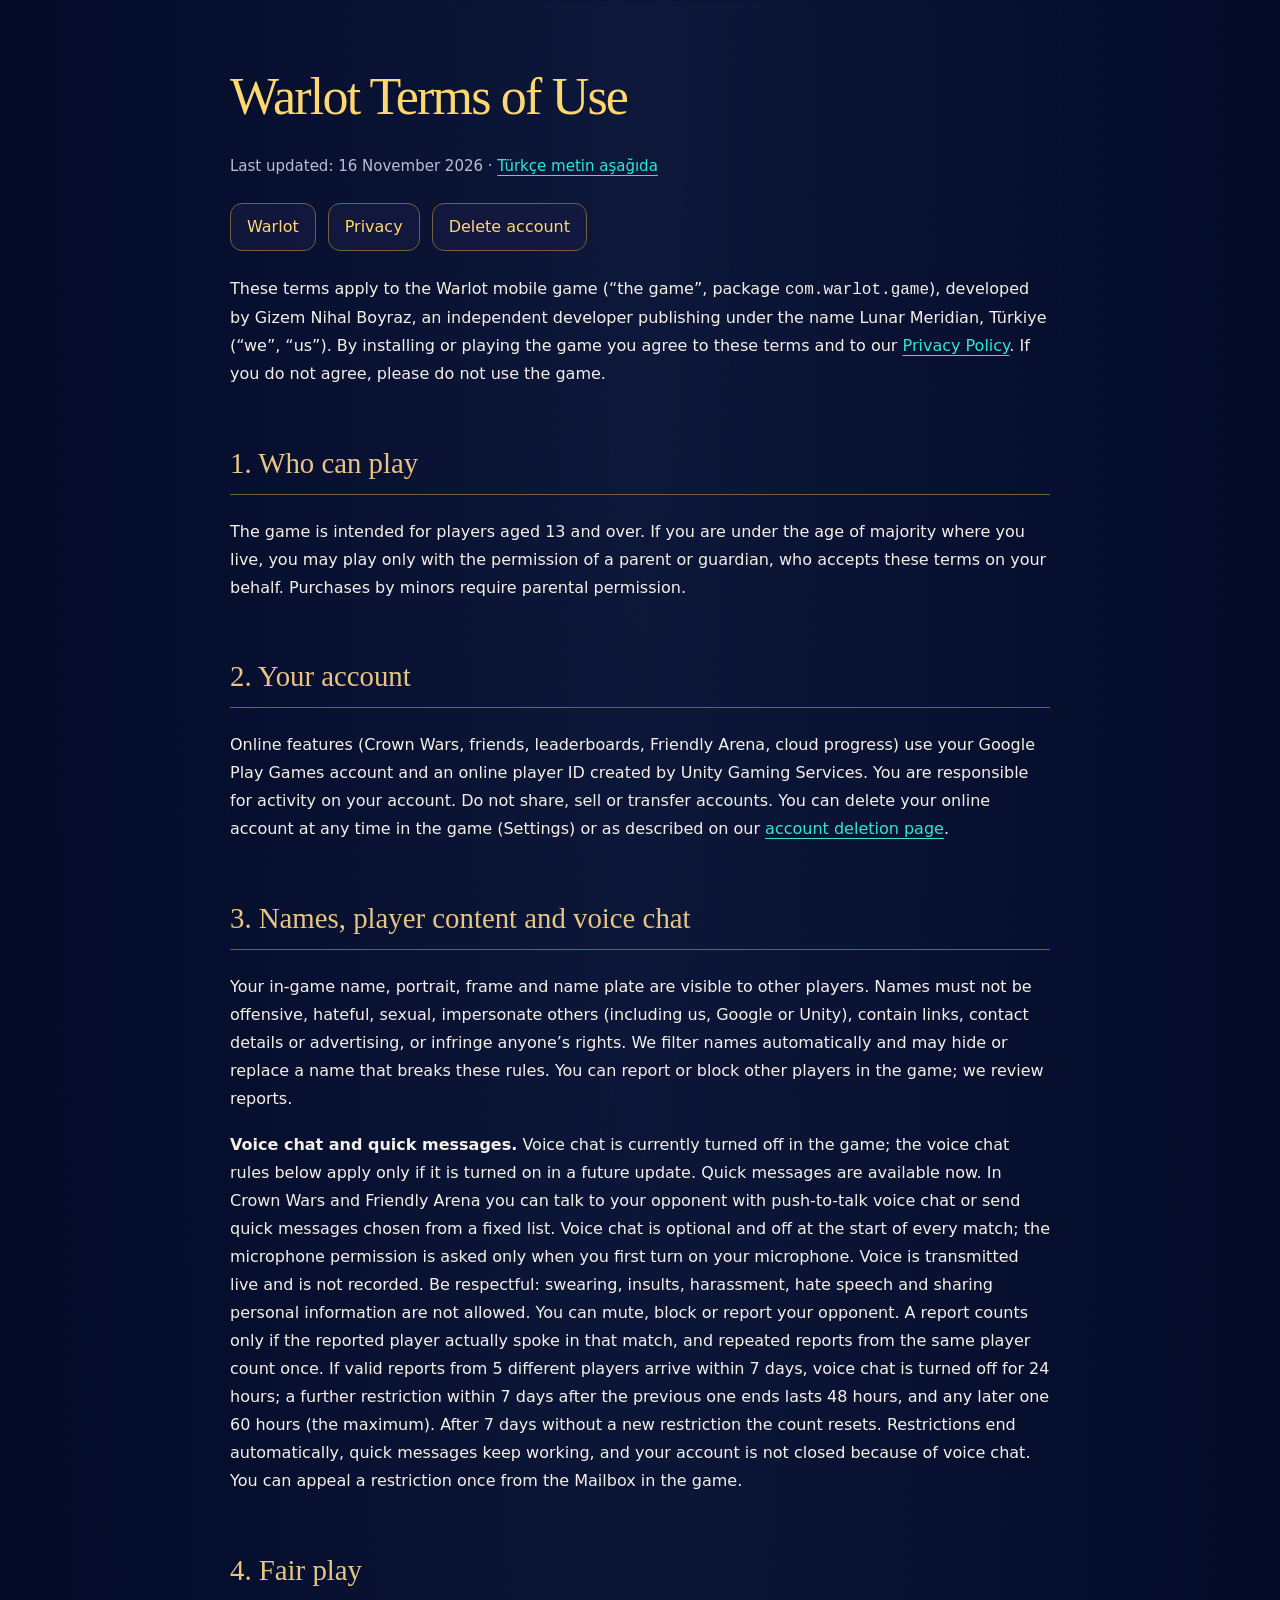
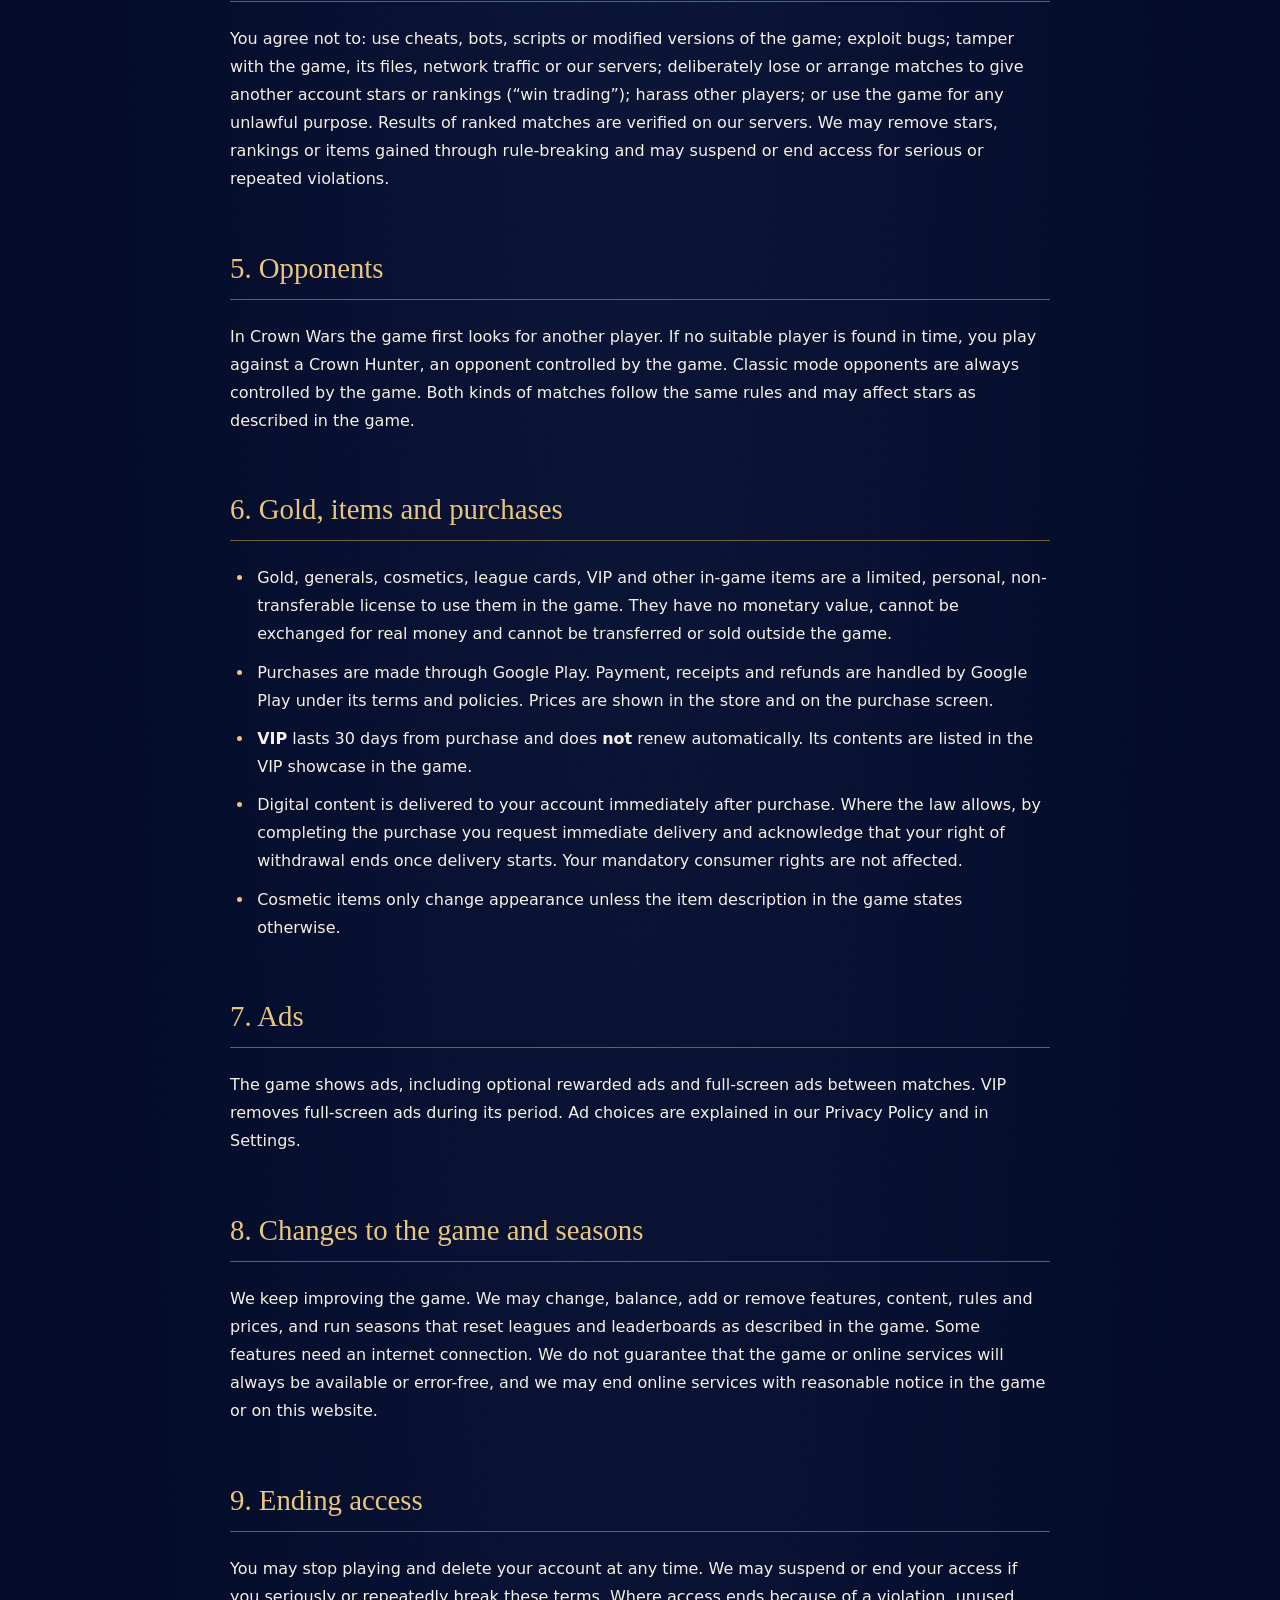
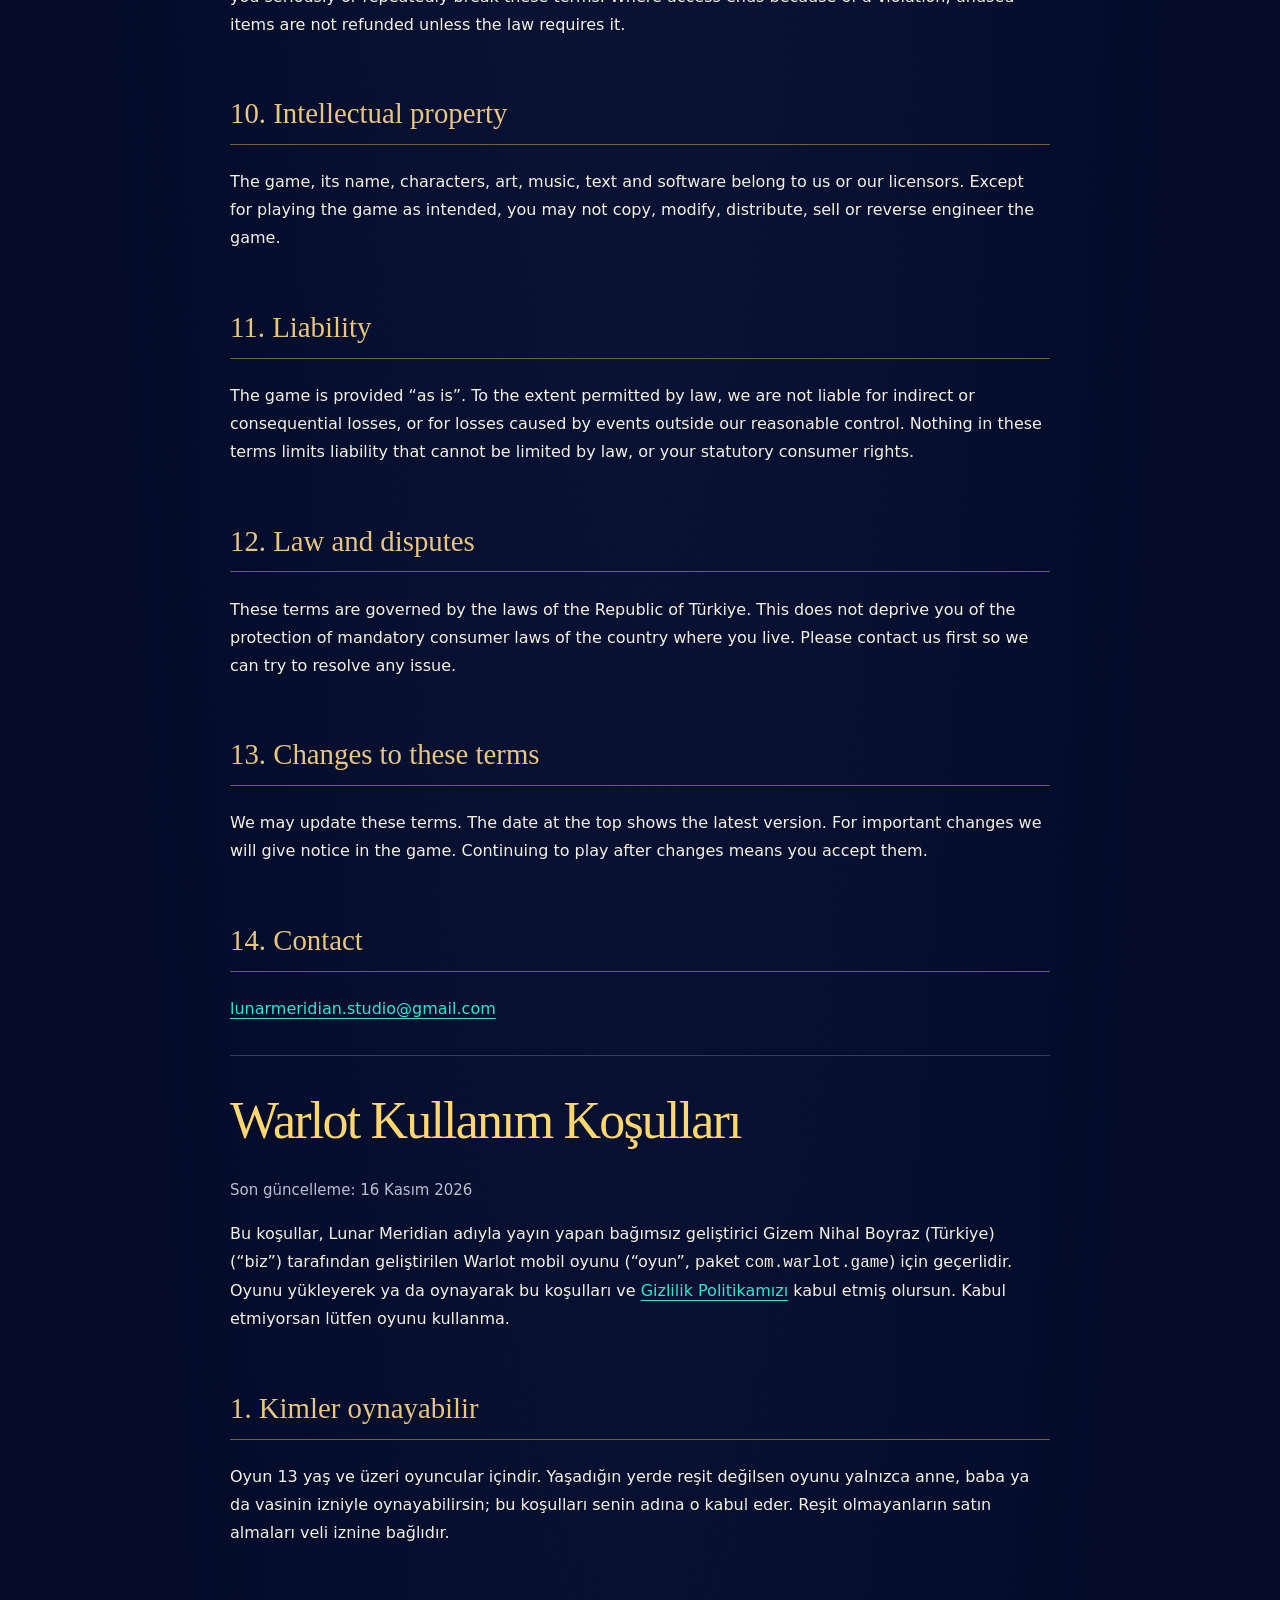
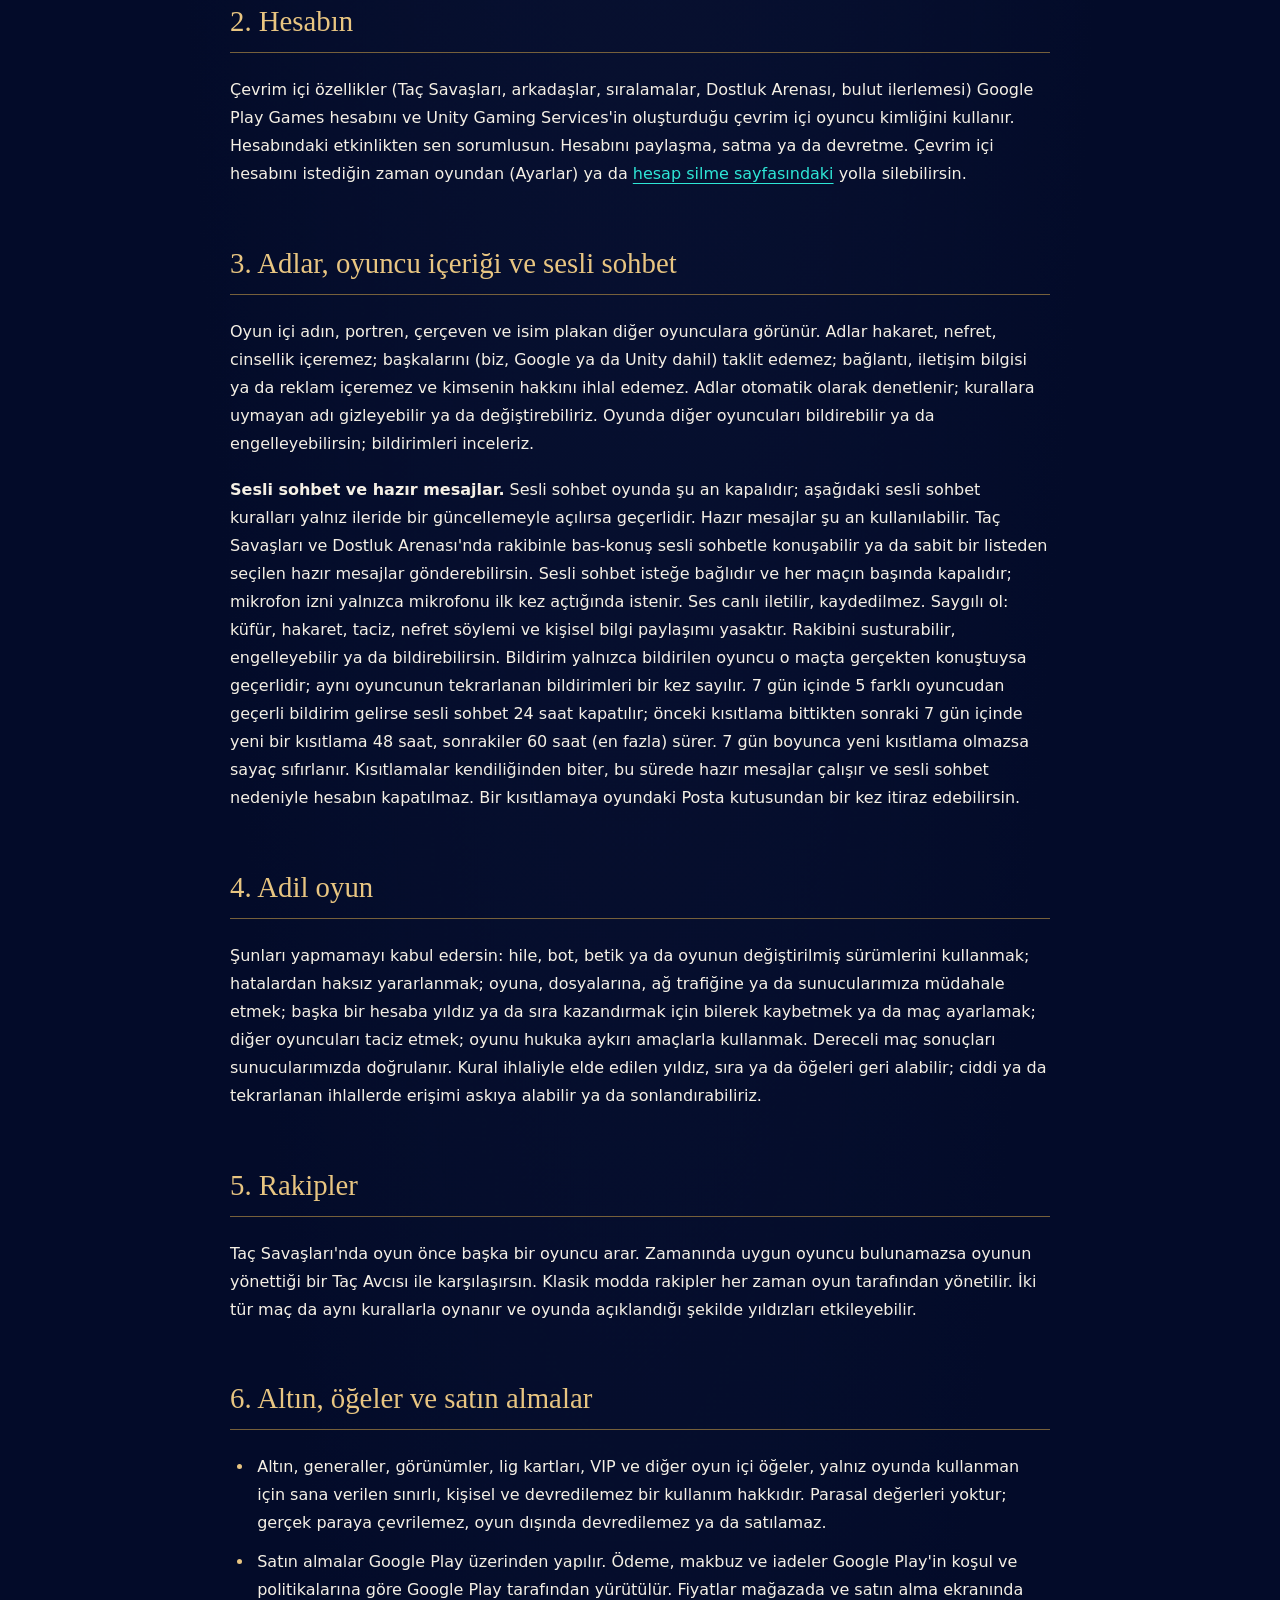
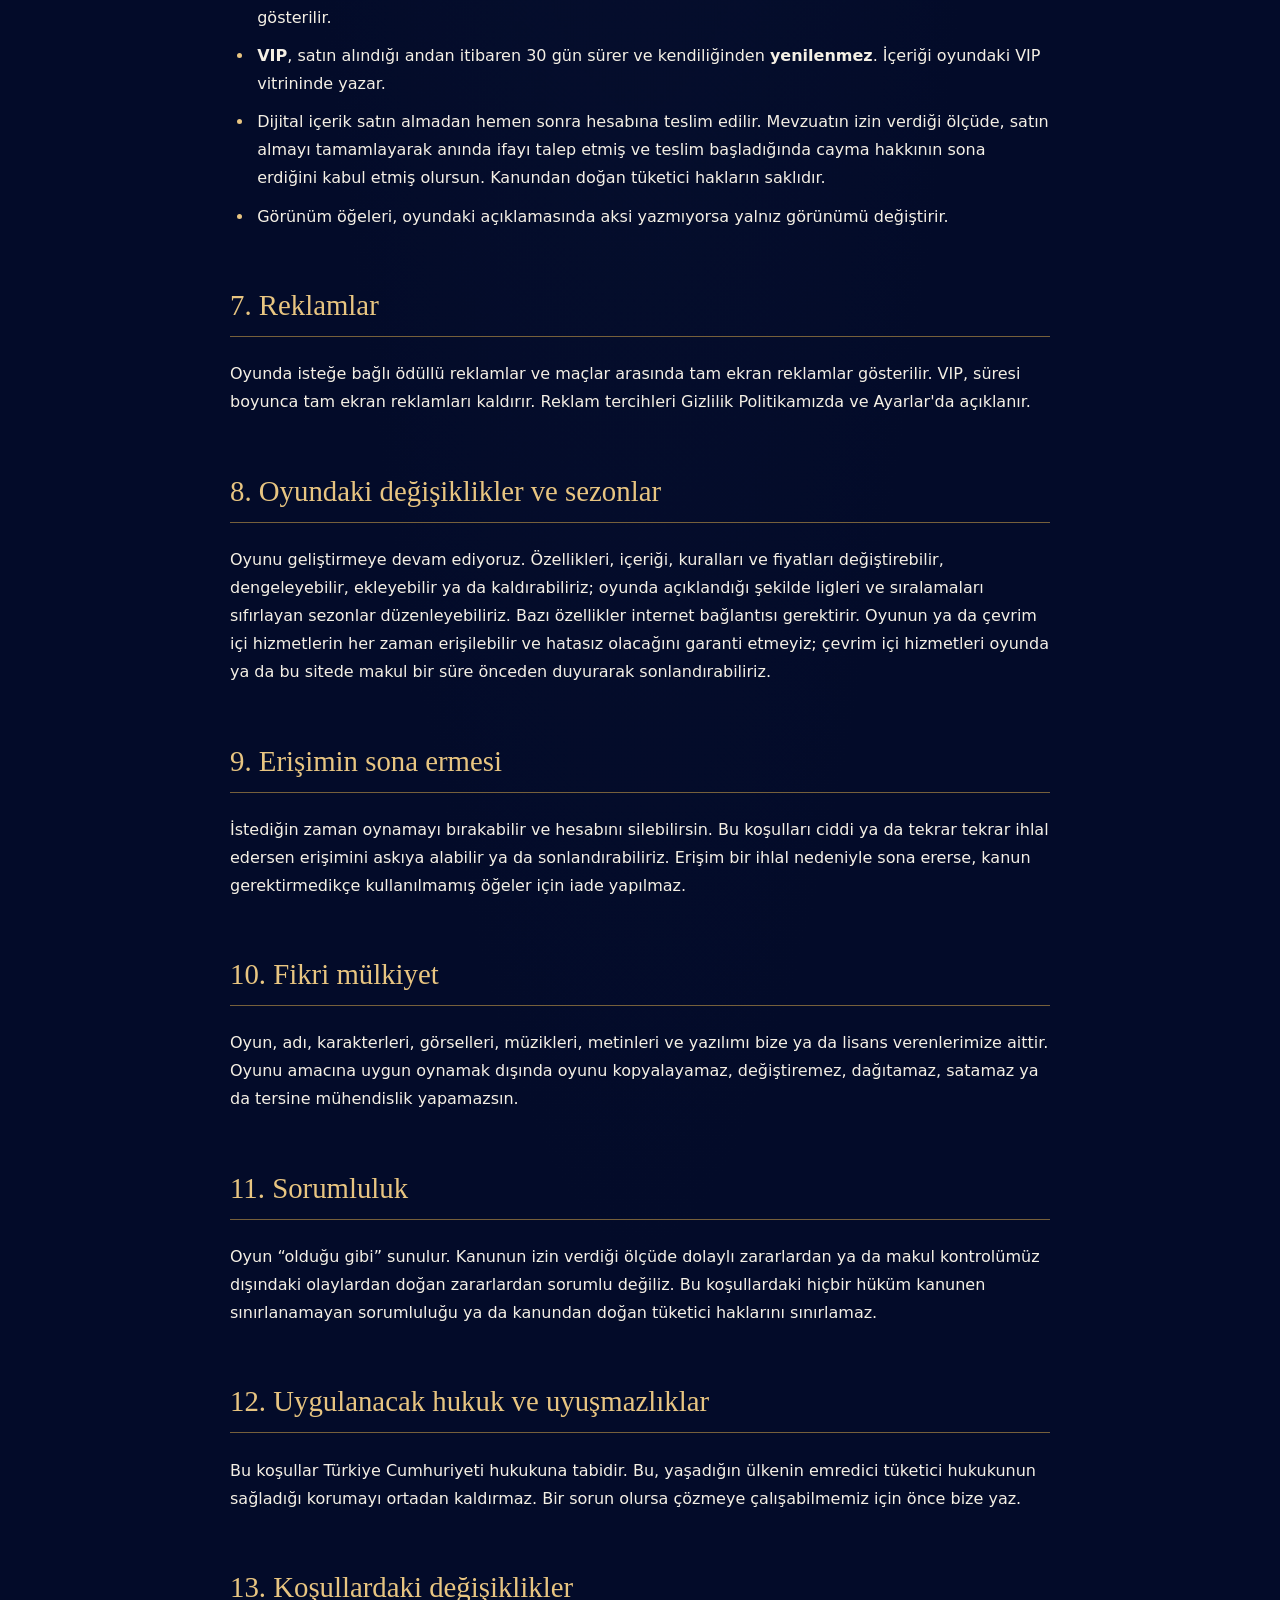
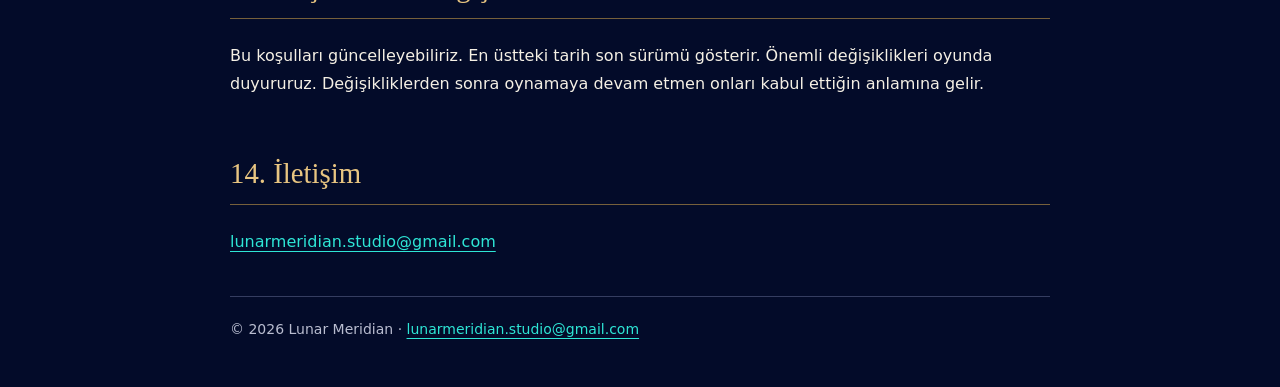
<file: terms/index.html>
<!doctype html>
<html lang="en">
<head>
<meta charset="utf-8">
<meta name="viewport" content="width=device-width,initial-scale=1">
<title>Warlot Terms of Use · Kullanım Koşulları</title>
<link rel="stylesheet" href="/style.css">
</head>
<body>
<main>
<h1>Warlot Terms of Use</h1>
<p class="muted">Last updated: 16 November 2026 · <a href="#tr">Türkçe metin aşağıda</a></p>
<nav><a href="/">Warlot</a><a href="/privacy/">Privacy</a><a href="/delete-account/">Delete account</a></nav>

<p>These terms apply to the Warlot mobile game (“the game”, package <code>com.warlot.game</code>), developed by Gizem Nihal Boyraz, an independent developer publishing under the name Lunar Meridian, Türkiye (“we”, “us”). By installing or playing the game you agree to these terms and to our <a href="/privacy/">Privacy Policy</a>. If you do not agree, please do not use the game.</p>

<h2>1. Who can play</h2>
<p>The game is intended for players aged 13 and over. If you are under the age of majority where you live, you may play only with the permission of a parent or guardian, who accepts these terms on your behalf. Purchases by minors require parental permission.</p>

<h2>2. Your account</h2>
<p>Online features (Crown Wars, friends, leaderboards, Friendly Arena, cloud progress) use your Google Play Games account and an online player ID created by Unity Gaming Services. You are responsible for activity on your account. Do not share, sell or transfer accounts. You can delete your online account at any time in the game (Settings) or as described on our <a href="/delete-account/">account deletion page</a>.</p>

<h2>3. Names, player content and voice chat</h2>
<p>Your in-game name, portrait, frame and name plate are visible to other players. Names must not be offensive, hateful, sexual, impersonate others (including us, Google or Unity), contain links, contact details or advertising, or infringe anyone’s rights. We filter names automatically and may hide or replace a name that breaks these rules. You can report or block other players in the game; we review reports.</p>
<p><strong>Voice chat and quick messages.</strong> Voice chat is currently turned off in the game; the voice chat rules below apply only if it is turned on in a future update. Quick messages are available now. In Crown Wars and Friendly Arena you can talk to your opponent with push-to-talk voice chat or send quick messages chosen from a fixed list. Voice chat is optional and off at the start of every match; the microphone permission is asked only when you first turn on your microphone. Voice is transmitted live and is not recorded. Be respectful: swearing, insults, harassment, hate speech and sharing personal information are not allowed. You can mute, block or report your opponent. A report counts only if the reported player actually spoke in that match, and repeated reports from the same player count once. If valid reports from 5 different players arrive within 7 days, voice chat is turned off for 24 hours; a further restriction within 7 days after the previous one ends lasts 48 hours, and any later one 60 hours (the maximum). After 7 days without a new restriction the count resets. Restrictions end automatically, quick messages keep working, and your account is not closed because of voice chat. You can appeal a restriction once from the Mailbox in the game.</p>

<h2>4. Fair play</h2>
<p>You agree not to: use cheats, bots, scripts or modified versions of the game; exploit bugs; tamper with the game, its files, network traffic or our servers; deliberately lose or arrange matches to give another account stars or rankings (“win trading”); harass other players; or use the game for any unlawful purpose. Results of ranked matches are verified on our servers. We may remove stars, rankings or items gained through rule-breaking and may suspend or end access for serious or repeated violations.</p>

<h2>5. Opponents</h2>
<p>In Crown Wars the game first looks for another player. If no suitable player is found in time, you play against a Crown Hunter, an opponent controlled by the game. Classic mode opponents are always controlled by the game. Both kinds of matches follow the same rules and may affect stars as described in the game.</p>

<h2>6. Gold, items and purchases</h2>
<ul>
<li>Gold, generals, cosmetics, league cards, VIP and other in-game items are a limited, personal, non-transferable license to use them in the game. They have no monetary value, cannot be exchanged for real money and cannot be transferred or sold outside the game.</li>
<li>Purchases are made through Google Play. Payment, receipts and refunds are handled by Google Play under its terms and policies. Prices are shown in the store and on the purchase screen.</li>
<li><strong>VIP</strong> lasts 30 days from purchase and does <strong>not</strong> renew automatically. Its contents are listed in the VIP showcase in the game.</li>
<li>Digital content is delivered to your account immediately after purchase. Where the law allows, by completing the purchase you request immediate delivery and acknowledge that your right of withdrawal ends once delivery starts. Your mandatory consumer rights are not affected.</li>
<li>Cosmetic items only change appearance unless the item description in the game states otherwise.</li>
</ul>

<h2>7. Ads</h2>
<p>The game shows ads, including optional rewarded ads and full-screen ads between matches. VIP removes full-screen ads during its period. Ad choices are explained in our Privacy Policy and in Settings.</p>

<h2>8. Changes to the game and seasons</h2>
<p>We keep improving the game. We may change, balance, add or remove features, content, rules and prices, and run seasons that reset leagues and leaderboards as described in the game. Some features need an internet connection. We do not guarantee that the game or online services will always be available or error-free, and we may end online services with reasonable notice in the game or on this website.</p>

<h2>9. Ending access</h2>
<p>You may stop playing and delete your account at any time. We may suspend or end your access if you seriously or repeatedly break these terms. Where access ends because of a violation, unused items are not refunded unless the law requires it.</p>

<h2>10. Intellectual property</h2>
<p>The game, its name, characters, art, music, text and software belong to us or our licensors. Except for playing the game as intended, you may not copy, modify, distribute, sell or reverse engineer the game.</p>

<h2>11. Liability</h2>
<p>The game is provided “as is”. To the extent permitted by law, we are not liable for indirect or consequential losses, or for losses caused by events outside our reasonable control. Nothing in these terms limits liability that cannot be limited by law, or your statutory consumer rights.</p>

<h2>12. Law and disputes</h2>
<p>These terms are governed by the laws of the Republic of Türkiye. This does not deprive you of the protection of mandatory consumer laws of the country where you live. Please contact us first so we can try to resolve any issue.</p>

<h2>13. Changes to these terms</h2>
<p>We may update these terms. The date at the top shows the latest version. For important changes we will give notice in the game. Continuing to play after changes means you accept them.</p>

<h2>14. Contact</h2>
<p><a href="mailto:lunarmeridian.studio@gmail.com">lunarmeridian.studio@gmail.com</a></p>

<hr>

<h1 id="tr">Warlot Kullanım Koşulları</h1>
<p class="muted">Son güncelleme: 16 Kasım 2026</p>

<p>Bu koşullar, Lunar Meridian adıyla yayın yapan bağımsız geliştirici Gizem Nihal Boyraz (Türkiye) (“biz”) tarafından geliştirilen Warlot mobil oyunu (“oyun”, paket <code>com.warlot.game</code>) için geçerlidir. Oyunu yükleyerek ya da oynayarak bu koşulları ve <a href="/privacy/">Gizlilik Politikamızı</a> kabul etmiş olursun. Kabul etmiyorsan lütfen oyunu kullanma.</p>

<h2>1. Kimler oynayabilir</h2>
<p>Oyun 13 yaş ve üzeri oyuncular içindir. Yaşadığın yerde reşit değilsen oyunu yalnızca anne, baba ya da vasinin izniyle oynayabilirsin; bu koşulları senin adına o kabul eder. Reşit olmayanların satın almaları veli iznine bağlıdır.</p>

<h2>2. Hesabın</h2>
<p>Çevrim içi özellikler (Taç Savaşları, arkadaşlar, sıralamalar, Dostluk Arenası, bulut ilerlemesi) Google Play Games hesabını ve Unity Gaming Services'in oluşturduğu çevrim içi oyuncu kimliğini kullanır. Hesabındaki etkinlikten sen sorumlusun. Hesabını paylaşma, satma ya da devretme. Çevrim içi hesabını istediğin zaman oyundan (Ayarlar) ya da <a href="/delete-account/">hesap silme sayfasındaki</a> yolla silebilirsin.</p>

<h2>3. Adlar, oyuncu içeriği ve sesli sohbet</h2>
<p>Oyun içi adın, portren, çerçeven ve isim plakan diğer oyunculara görünür. Adlar hakaret, nefret, cinsellik içeremez; başkalarını (biz, Google ya da Unity dahil) taklit edemez; bağlantı, iletişim bilgisi ya da reklam içeremez ve kimsenin hakkını ihlal edemez. Adlar otomatik olarak denetlenir; kurallara uymayan adı gizleyebilir ya da değiştirebiliriz. Oyunda diğer oyuncuları bildirebilir ya da engelleyebilirsin; bildirimleri inceleriz.</p>
<p><strong>Sesli sohbet ve hazır mesajlar.</strong> Sesli sohbet oyunda şu an kapalıdır; aşağıdaki sesli sohbet kuralları yalnız ileride bir güncellemeyle açılırsa geçerlidir. Hazır mesajlar şu an kullanılabilir. Taç Savaşları ve Dostluk Arenası'nda rakibinle bas-konuş sesli sohbetle konuşabilir ya da sabit bir listeden seçilen hazır mesajlar gönderebilirsin. Sesli sohbet isteğe bağlıdır ve her maçın başında kapalıdır; mikrofon izni yalnızca mikrofonu ilk kez açtığında istenir. Ses canlı iletilir, kaydedilmez. Saygılı ol: küfür, hakaret, taciz, nefret söylemi ve kişisel bilgi paylaşımı yasaktır. Rakibini susturabilir, engelleyebilir ya da bildirebilirsin. Bildirim yalnızca bildirilen oyuncu o maçta gerçekten konuştuysa geçerlidir; aynı oyuncunun tekrarlanan bildirimleri bir kez sayılır. 7 gün içinde 5 farklı oyuncudan geçerli bildirim gelirse sesli sohbet 24 saat kapatılır; önceki kısıtlama bittikten sonraki 7 gün içinde yeni bir kısıtlama 48 saat, sonrakiler 60 saat (en fazla) sürer. 7 gün boyunca yeni kısıtlama olmazsa sayaç sıfırlanır. Kısıtlamalar kendiliğinden biter, bu sürede hazır mesajlar çalışır ve sesli sohbet nedeniyle hesabın kapatılmaz. Bir kısıtlamaya oyundaki Posta kutusundan bir kez itiraz edebilirsin.</p>

<h2>4. Adil oyun</h2>
<p>Şunları yapmamayı kabul edersin: hile, bot, betik ya da oyunun değiştirilmiş sürümlerini kullanmak; hatalardan haksız yararlanmak; oyuna, dosyalarına, ağ trafiğine ya da sunucularımıza müdahale etmek; başka bir hesaba yıldız ya da sıra kazandırmak için bilerek kaybetmek ya da maç ayarlamak; diğer oyuncuları taciz etmek; oyunu hukuka aykırı amaçlarla kullanmak. Dereceli maç sonuçları sunucularımızda doğrulanır. Kural ihlaliyle elde edilen yıldız, sıra ya da öğeleri geri alabilir; ciddi ya da tekrarlanan ihlallerde erişimi askıya alabilir ya da sonlandırabiliriz.</p>

<h2>5. Rakipler</h2>
<p>Taç Savaşları'nda oyun önce başka bir oyuncu arar. Zamanında uygun oyuncu bulunamazsa oyunun yönettiği bir Taç Avcısı ile karşılaşırsın. Klasik modda rakipler her zaman oyun tarafından yönetilir. İki tür maç da aynı kurallarla oynanır ve oyunda açıklandığı şekilde yıldızları etkileyebilir.</p>

<h2>6. Altın, öğeler ve satın almalar</h2>
<ul>
<li>Altın, generaller, görünümler, lig kartları, VIP ve diğer oyun içi öğeler, yalnız oyunda kullanman için sana verilen sınırlı, kişisel ve devredilemez bir kullanım hakkıdır. Parasal değerleri yoktur; gerçek paraya çevrilemez, oyun dışında devredilemez ya da satılamaz.</li>
<li>Satın almalar Google Play üzerinden yapılır. Ödeme, makbuz ve iadeler Google Play'in koşul ve politikalarına göre Google Play tarafından yürütülür. Fiyatlar mağazada ve satın alma ekranında gösterilir.</li>
<li><strong>VIP</strong>, satın alındığı andan itibaren 30 gün sürer ve kendiliğinden <strong>yenilenmez</strong>. İçeriği oyundaki VIP vitrininde yazar.</li>
<li>Dijital içerik satın almadan hemen sonra hesabına teslim edilir. Mevzuatın izin verdiği ölçüde, satın almayı tamamlayarak anında ifayı talep etmiş ve teslim başladığında cayma hakkının sona erdiğini kabul etmiş olursun. Kanundan doğan tüketici hakların saklıdır.</li>
<li>Görünüm öğeleri, oyundaki açıklamasında aksi yazmıyorsa yalnız görünümü değiştirir.</li>
</ul>

<h2>7. Reklamlar</h2>
<p>Oyunda isteğe bağlı ödüllü reklamlar ve maçlar arasında tam ekran reklamlar gösterilir. VIP, süresi boyunca tam ekran reklamları kaldırır. Reklam tercihleri Gizlilik Politikamızda ve Ayarlar'da açıklanır.</p>

<h2>8. Oyundaki değişiklikler ve sezonlar</h2>
<p>Oyunu geliştirmeye devam ediyoruz. Özellikleri, içeriği, kuralları ve fiyatları değiştirebilir, dengeleyebilir, ekleyebilir ya da kaldırabiliriz; oyunda açıklandığı şekilde ligleri ve sıralamaları sıfırlayan sezonlar düzenleyebiliriz. Bazı özellikler internet bağlantısı gerektirir. Oyunun ya da çevrim içi hizmetlerin her zaman erişilebilir ve hatasız olacağını garanti etmeyiz; çevrim içi hizmetleri oyunda ya da bu sitede makul bir süre önceden duyurarak sonlandırabiliriz.</p>

<h2>9. Erişimin sona ermesi</h2>
<p>İstediğin zaman oynamayı bırakabilir ve hesabını silebilirsin. Bu koşulları ciddi ya da tekrar tekrar ihlal edersen erişimini askıya alabilir ya da sonlandırabiliriz. Erişim bir ihlal nedeniyle sona ererse, kanun gerektirmedikçe kullanılmamış öğeler için iade yapılmaz.</p>

<h2>10. Fikri mülkiyet</h2>
<p>Oyun, adı, karakterleri, görselleri, müzikleri, metinleri ve yazılımı bize ya da lisans verenlerimize aittir. Oyunu amacına uygun oynamak dışında oyunu kopyalayamaz, değiştiremez, dağıtamaz, satamaz ya da tersine mühendislik yapamazsın.</p>

<h2>11. Sorumluluk</h2>
<p>Oyun “olduğu gibi” sunulur. Kanunun izin verdiği ölçüde dolaylı zararlardan ya da makul kontrolümüz dışındaki olaylardan doğan zararlardan sorumlu değiliz. Bu koşullardaki hiçbir hüküm kanunen sınırlanamayan sorumluluğu ya da kanundan doğan tüketici haklarını sınırlamaz.</p>

<h2>12. Uygulanacak hukuk ve uyuşmazlıklar</h2>
<p>Bu koşullar Türkiye Cumhuriyeti hukukuna tabidir. Bu, yaşadığın ülkenin emredici tüketici hukukunun sağladığı korumayı ortadan kaldırmaz. Bir sorun olursa çözmeye çalışabilmemiz için önce bize yaz.</p>

<h2>13. Koşullardaki değişiklikler</h2>
<p>Bu koşulları güncelleyebiliriz. En üstteki tarih son sürümü gösterir. Önemli değişiklikleri oyunda duyururuz. Değişikliklerden sonra oynamaya devam etmen onları kabul ettiğin anlamına gelir.</p>

<h2>14. İletişim</h2>
<p><a href="mailto:lunarmeridian.studio@gmail.com">lunarmeridian.studio@gmail.com</a></p>

<footer>© 2026 Lunar Meridian · <a href="mailto:lunarmeridian.studio@gmail.com">lunarmeridian.studio@gmail.com</a></footer>
</main>
</body>
</html>
</file>
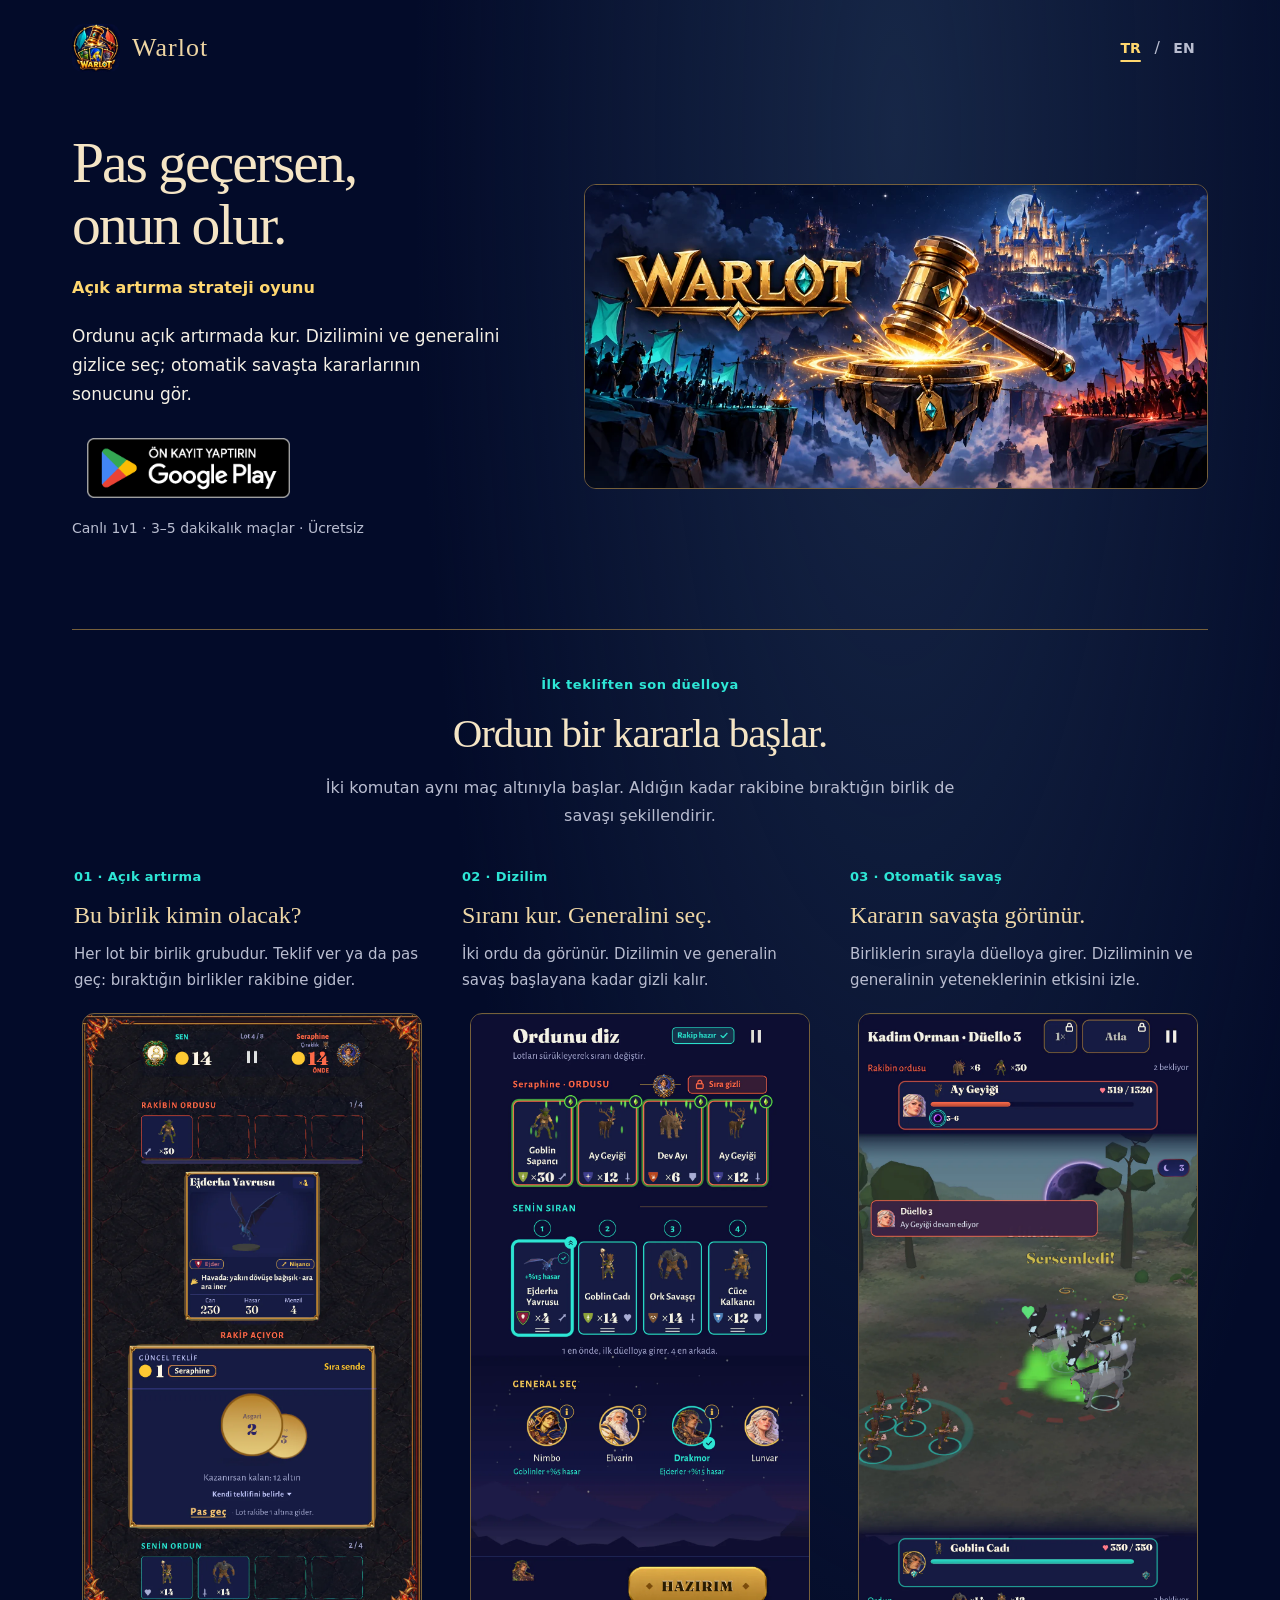
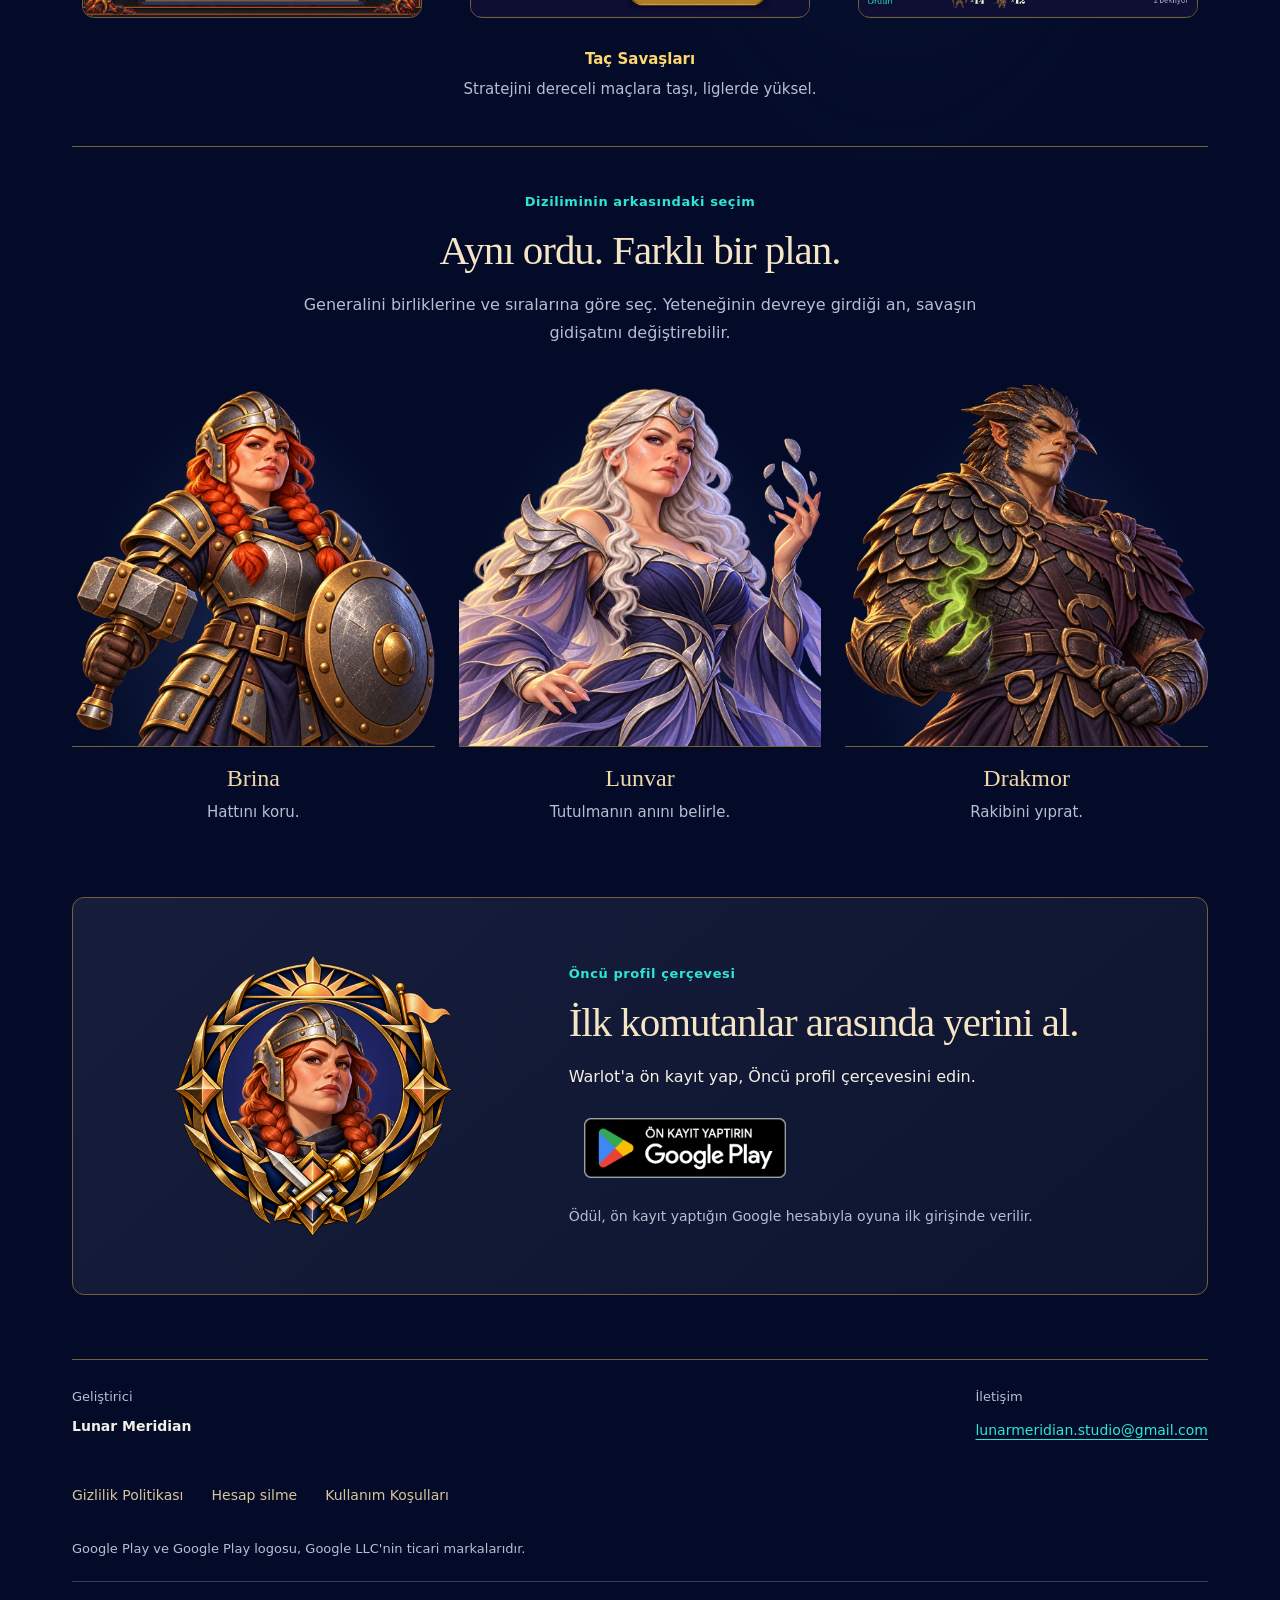
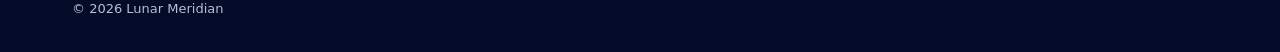
<file: tr/index.html>
<!doctype html>
<html lang="tr">
<head>
  <meta charset="utf-8">
  <meta name="viewport" content="width=device-width,initial-scale=1">
  <meta name="color-scheme" content="dark">
  <meta name="theme-color" content="#030B29">
  <title>Warlot: Açık Artırma Strateji Oyunu</title>
  <meta name="description" content="Warlot: ordunu açık artırmada kur, dizilimini gizlice seç ve 3–5 dakikalık maçlarda rakibini alt et. Google Play'de ücretsiz.">
  <link rel="canonical" href="https://warlotgame.com/tr/">
  <link rel="alternate" hreflang="en" href="https://warlotgame.com/">
  <link rel="alternate" hreflang="tr" href="https://warlotgame.com/tr/">
  <link rel="alternate" hreflang="x-default" href="https://warlotgame.com/">
  <meta property="og:type" content="website">
  <meta property="og:site_name" content="Warlot">
  <meta property="og:url" content="https://warlotgame.com/tr/">
  <meta property="og:title" content="Warlot: Açık Artırma Strateji Oyunu">
  <meta property="og:description" content="Pas geçersen birim rakibine gider. Ordunu açık artırmada kur, dizilimini gizle, rakibini oku. Google Play'de ücretsiz.">
  <meta property="og:image" content="https://warlotgame.com/og-image.jpg">
  <meta property="og:image:width" content="1200">
  <meta property="og:image:height" content="630">
  <meta property="og:image:alt" content="Warlot: iki ordunun arasında altın bir açık artırma tokmağı.">
  <meta property="og:locale" content="tr_TR">
  <meta property="og:locale:alternate" content="en_US">
  <meta name="twitter:card" content="summary_large_image">
  <meta name="twitter:title" content="Warlot: Açık Artırma Strateji Oyunu">
  <meta name="twitter:description" content="Pas geçersen birim rakibine gider. Google Play'de ücretsiz.">
  <meta name="twitter:image" content="https://warlotgame.com/og-image.jpg">
  <link rel="stylesheet" href="/style.css">
  <link rel="icon" type="image/webp" href="/icon.webp">
  <script type="application/ld+json">
{
  "@context": "https://schema.org",
  "@type": [
    "VideoGame",
    "MobileApplication"
  ],
  "name": "Warlot",
  "alternateName": "Warlot: Açık Artırma Strateji Oyunu",
  "url": "https://warlotgame.com/tr/",
  "description": "Ordunu açık artırmada kurduğun, dizilimini ve generalini gizlice seçip otomatik savaşı izlediğin bir strateji oyunu.",
  "image": "https://warlotgame.com/og-image.jpg",
  "applicationCategory": "GameApplication",
  "genre": [
    "Strateji",
    "Otomatik savaş"
  ],
  "operatingSystem": "Android",
  "inLanguage": [
    "en",
    "tr",
    "es",
    "pt",
    "fr",
    "ko",
    "ja",
    "zh-Hant"
  ],
  "installUrl": "https://play.google.com/store/apps/details?id=com.warlot.game",
  "offers": {
    "@type": "Offer",
    "price": "0",
    "priceCurrency": "USD"
  },
  "author": {
    "@type": "Organization",
    "name": "Lunar Meridian"
  },
  "publisher": {
    "@type": "Organization",
    "name": "Lunar Meridian"
  }
}
  </script>
</head>
<body class="home">
  <a class="skip-link" href="#game-title">İçeriğe geç</a>
  <main class="home-shell">
    <header class="masthead">
      <a class="brand" href="/tr/" aria-label="Warlot ana sayfa">
        <img src="/icon.webp" width="48" height="48" decoding="async" alt="Warlot uygulama simgesi">
        <span>Warlot</span>
      </a>
      <nav class="language-nav" aria-label="Dil">
        <a href="/tr/" lang="tr" hreflang="tr" aria-current="page" aria-label="Türkçe">TR</a>
        <span aria-hidden="true">/</span>
        <a href="/" lang="en" hreflang="en" aria-label="English">EN</a>
      </nav>
    </header>
    <section class="hero" aria-labelledby="game-title">
      <div class="hero-heading">
        <h1 id="game-title" tabindex="-1">Pas geçersen, onun olur.</h1>
        <p class="genre">Açık artırma strateji oyunu</p>
      </div>
      <div class="hero-art">
        <img class="hero-image" src="/hero.webp" width="1024" height="500" fetchpriority="high" decoding="async" alt="Warlot: iki ordu ve uzaktaki kalenin arasında, yüzen kürsüye inen altın açık artırma tokmağı.">
      </div>
      <div class="hero-details">
        <p class="lead">Ordunu açık artırmada kur. Dizilimini ve generalini gizlice seç; otomatik savaşta kararlarının sonucunu gör.</p>
        <div class="registration">
          <a class="store-badge" href="https://play.google.com/store/apps/details?id=com.warlot.game">
            <img src="/img/google-play-onkayit-tr.png" width="270" height="80" decoding="async" alt="Google Play'de ön kaydolun">
          </a>
          <p class="match-facts">Canlı 1v1 · 3–5 dakikalık maçlar · Ücretsiz</p>
        </div>
      </div>
    </section>
    <section class="content-section" aria-labelledby="gameplay-title">
      <div class="section-heading">
        <p class="eyebrow">İlk tekliften son düelloya</p>
        <h2 id="gameplay-title">Ordun bir kararla başlar.</h2>
        <p>İki komutan aynı maç altınıyla başlar. Aldığın kadar rakibine bıraktığın birlik de savaşı şekillendirir.</p>
      </div>
      <ol class="gameplay">
        <li>
          <div class="step-copy">
            <span class="step" aria-hidden="true">01 · Açık artırma</span>
            <h3>Bu birlik kimin olacak?</h3>
            <p>Her lot bir birlik grubudur. Teklif ver ya da pas geç: bıraktığın birlikler rakibine gider.</p>
          </div>
          <div class="screen">
            <img src="/img/tr/oynanis-1-acik-artirma.webp" width="1080" height="1920" loading="lazy" decoding="async" alt="Warlot açık artırma ekranı: birlik lotu, iki komutanın altını, teklif ve pas geçme kontrolleri.">
          </div>
        </li>
        <li>
          <div class="step-copy">
            <span class="step" aria-hidden="true">02 · Dizilim</span>
            <h3>Sıranı kur. Generalini seç.</h3>
            <p>İki ordu da görünür. Dizilimin ve generalin savaş başlayana kadar gizli kalır.</p>
          </div>
          <div class="screen">
            <img src="/img/tr/oynanis-2-dizilim.webp" width="1080" height="1920" loading="lazy" decoding="async" alt="Warlot dizilim ekranı: birlik lotlarının sırası ve general seçimi.">
          </div>
        </li>
        <li>
          <div class="step-copy">
            <span class="step" aria-hidden="true">03 · Otomatik savaş</span>
            <h3>Kararın savaşta görünür.</h3>
            <p>Birliklerin sırayla düelloya girer. Diziliminin ve generalinin yeteneklerinin etkisini izle.</p>
          </div>
          <div class="screen">
            <img src="/img/tr/oynanis-3-savas.webp" width="1080" height="1920" loading="lazy" decoding="async" alt="Warlot otomatik savaş ekranı: karşılaşan birlik lotları ve etkinleşen general yeteneği.">
          </div>
        </li>
      </ol>
      <p class="mode-note"><strong>Taç Savaşları</strong> Stratejini dereceli maçlara taşı, liglerde yüksel.</p>
    </section>
    <section class="content-section generals-section" aria-labelledby="generals-title">
      <div class="section-heading">
        <p class="eyebrow">Diziliminin arkasındaki seçim</p>
        <h2 id="generals-title">Aynı ordu. Farklı bir plan.</h2>
        <p>Generalini birliklerine ve sıralarına göre seç. Yeteneğinin devreye girdiği an, savaşın gidişatını değiştirebilir.</p>
      </div>
      <div class="generals">
        <figure class="general">
          <div class="portrait">
            <img src="/img/general-brina.webp" width="1024" height="1024" loading="lazy" decoding="async" alt="Brina, Demir Kalkan">
          </div>
          <figcaption><h3>Brina</h3><p>Hattını koru.</p></figcaption>
        </figure>
        <figure class="general">
          <div class="portrait">
            <img src="/img/general-lunvar.webp" width="1024" height="1024" loading="lazy" decoding="async" alt="Lunvar, Tutulma Bekçisi">
          </div>
          <figcaption><h3>Lunvar</h3><p>Tutulmanın anını belirle.</p></figcaption>
        </figure>
        <figure class="general">
          <div class="portrait">
            <img src="/img/general-drakmor.webp" width="1024" height="1024" loading="lazy" decoding="async" alt="Drakmor, Kara Ejder">
          </div>
          <figcaption><h3>Drakmor</h3><p>Rakibini yıprat.</p></figcaption>
        </figure>
      </div>
    </section>
    <section class="pioneer-section" aria-labelledby="pioneer-title">
      <div class="pioneer-art">
        <img src="/img/oncu-cerceve.webp" width="1024" height="1024" loading="lazy" decoding="async" alt="Öncü profil çerçevesi">
      </div>
      <div class="pioneer-copy">
        <p class="eyebrow">Öncü profil çerçevesi</p>
        <h2 id="pioneer-title">İlk komutanlar arasında yerini al.</h2>
        <p>Warlot'a ön kayıt yap, Öncü profil çerçevesini edin.</p>
        <a class="store-badge" href="https://play.google.com/store/apps/details?id=com.warlot.game">
            <img src="/img/google-play-onkayit-tr.png" width="270" height="80" loading="lazy" decoding="async" alt="Google Play'de ön kaydolun">
          </a>
        <p class="reward-condition">Ödül, ön kayıt yaptığın Google hesabıyla oyuna ilk girişinde verilir.</p>
      </div>
    </section>
    <footer class="site-footer">
      <div class="developer">
        <p><span class="detail-label">Geliştirici</span><strong>Lunar Meridian</strong></p>
        <p><span class="detail-label">İletişim</span><a href="mailto:lunarmeridian.studio@gmail.com">lunarmeridian.studio@gmail.com</a></p>
      </div>
      <nav class="legal-links" aria-label="Yasal bilgiler">
        <a href="/privacy/">Gizlilik Politikası</a>
        <a href="/delete-account/">Hesap silme</a>
        <a href="/terms/">Kullanım Koşulları</a>
      </nav>
      <p class="trademark">Google Play ve Google Play logosu, Google LLC'nin ticari markalarıdır.</p>
      <p class="copyright">© 2026 Lunar Meridian</p>
    </footer>
  </main>
</body>
</html>
</file>
<file: style.css>
:root{color-scheme:dark;--bg:#030b29;--card:#171b43;--gold:#c7963d;--gold2:#ffd76f;--text:#f5f0e5;--muted:#b9bdd0;--teal:#2ee6d6;--border:#353d60;--gold-border:#76603b}
*,*::before,*::after{box-sizing:border-box}
html{background:var(--bg);-webkit-text-size-adjust:100%;text-size-adjust:100%}
body{margin:0;color:var(--text);background:radial-gradient(ellipse at 50% 0,rgba(46,63,112,.24),transparent 65%),var(--bg);font:16px/1.75 system-ui,-apple-system,BlinkMacSystemFont,"Segoe UI",Arial,sans-serif;overflow-wrap:anywhere}
::selection{color:var(--bg);background:var(--gold2)}
/* Shared foundation: also used by unchanged legal pages. */
main{width:min(100%,860px);margin-inline:auto;padding:clamp(28px,5vw,64px) 20px 48px}
h1,h2,h3{line-height:1.25;text-wrap:balance}
h1,h2{font-family:Georgia,"Times New Roman",serif;font-weight:400}
h1{margin:0 0 24px;color:var(--gold2);font-size:clamp(2rem,5vw,3.25rem);letter-spacing:-.035em}
h2{margin:2em 0 .8em;padding-bottom:12px;border-bottom:1px solid var(--gold-border);color:#e8c581;font-size:clamp(1.4rem,3vw,1.8rem)}
h3{margin:1.7em 0 .65em;font-size:1.1rem;font-weight:650}
p{margin:0 0 1.15em}
a{color:var(--teal);text-decoration-thickness:1px;text-underline-offset:4px}
a:hover{color:#a8fff4}
a:focus-visible,button:focus-visible,[tabindex]:focus-visible{outline:3px solid var(--teal);outline-offset:5px}
strong{color:var(--text);font-weight:700}em{font-style:italic}.muted{color:var(--muted);font-size:.9375rem}
.card{min-width:0;margin:24px 0;padding:clamp(18px,3vw,28px);border:1px solid var(--gold-border);border-radius:12px;background:var(--card)}
.card>:first-child{margin-top:0}.card>:last-child{margin-bottom:0}
nav{display:flex;flex-wrap:wrap;gap:12px;margin:24px 0}
nav a{display:inline-flex;align-items:center;justify-content:center;min-width:0;min-height:48px;max-width:100%;padding:10px 16px;border:1px solid var(--gold-border);border-radius:12px;color:var(--gold2);background:rgba(23,27,67,.65);text-decoration:none;line-height:1.5}
nav a:hover{border-color:var(--gold);color:var(--text);background:#20264e}
ol,ul{margin:16px 0 24px;padding-inline-start:1.5em}li{padding-inline-start:.2em;margin-bottom:.65em}li::marker{color:#e8c581}li>ol,li>ul{margin-block:10px}
hr{height:1px;margin:32px 0;border:0;background:var(--border)}
table{display:block;width:100%;max-width:100%;margin:24px 0;overflow-x:auto;border-collapse:collapse;background:#111735;font-size:.9375rem;line-height:1.6;scrollbar-color:var(--gold-border) #111735}
th,td{padding:13px 15px;border:1px solid var(--border);text-align:start;vertical-align:top;overflow-wrap:anywhere}th{color:var(--text);background:#252c50;font-weight:650}tbody tr:nth-child(even){background:rgba(255,255,255,.025)}
footer{margin-top:40px;padding-top:20px;border-top:1px solid var(--border);color:var(--muted);font-size:.875rem}
.visually-hidden{position:absolute;width:1px;height:1px;padding:0;margin:-1px;overflow:hidden;clip-path:inset(50%);white-space:nowrap;border:0}
.skip-link{position:absolute;top:8px;left:16px;z-index:10;transform:translateY(-180%);max-width:calc(100% - 32px);padding:12px 16px;border:1px solid var(--teal);border-radius:8px;background:var(--bg)}
.skip-link:focus{transform:none}
/* Landing pages only. */
.home{background:radial-gradient(ellipse at 70% 4%,#172747,transparent 38%),var(--bg)}
.home .home-shell{width:min(100%,1200px);padding:24px 32px 32px}
.home img{display:block;max-width:100%;height:auto}
.home .masthead{display:flex;align-items:center;justify-content:space-between;gap:16px;margin-bottom:40px}
.home .brand{display:inline-flex;align-items:center;gap:12px;min-width:0;min-height:48px;color:#eed5a3;font:26px/1.2 Georgia,"Times New Roman",serif;letter-spacing:.04em;text-decoration:none}
.home .brand img{flex:none;width:48px;height:48px;border-radius:10px}
.home .language-nav{display:flex;flex-wrap:nowrap;align-items:center;gap:0;margin:0}
.home .language-nav>span{color:var(--muted)}
.home .language-nav a{min-width:48px;min-height:48px;padding:8px;border:0;border-radius:4px;background:transparent;color:var(--muted);font-size:.875rem;font-weight:650}
.home .language-nav a:hover{color:var(--text);text-decoration:underline}
.home .language-nav a[aria-current="page"]{color:var(--gold2);text-decoration:underline;text-decoration-thickness:2px;text-underline-offset:7px}
/* On narrow screens: heading, artwork, explanation, badge. */
.home .hero{display:grid;grid-template-columns:minmax(0,.85fr) minmax(0,1.15fr);grid-template-areas:"heading art" "details art";column-gap:clamp(24px,4vw,56px);align-items:center;padding-block:20px 44px}
.home .hero-heading{grid-area:heading;align-self:end;min-width:0}
.home h1{max-width:12ch;margin:0 0 18px;color:#f5e5c5;font-size:clamp(2.25rem,4.5vw,4rem);line-height:1.08;letter-spacing:-.035em}
.home .genre{margin:0 0 20px;color:var(--gold2);font-size:1rem;font-weight:650}
.home .hero-art{grid-area:art;min-width:0;border:1px solid var(--gold-border);border-radius:12px;overflow:hidden;background:#08122f}
.home .hero-image{width:100%;height:auto}
.home .hero-details{grid-area:details;align-self:start;min-width:0}
.home .lead{max-width:48ch;margin:0;color:var(--text);font-size:1.0625rem;line-height:1.7;text-wrap:pretty}
.home .registration{margin-top:14px}
.home .match-facts{margin:4px 0 0;color:var(--muted);font-size:.875rem;line-height:1.7}
/* Official badge: 60px high + 15px clear space on each side. */
.home .store-badge{display:inline-flex;align-items:center;justify-content:center;min-height:90px;max-width:100%;padding:15px;border:0;border-radius:0;background:transparent;text-decoration:none;vertical-align:middle}
.home .store-badge img{display:block;width:auto;height:60px;max-width:none;border:0;border-radius:0;box-shadow:none;filter:none;opacity:1;transform:none}
.home .store-badge:hover,.home .store-badge:active{background:transparent;box-shadow:none;filter:none;opacity:1;transform:none}
.home .content-section{margin-top:44px;padding-top:44px;border-top:1px solid var(--gold-border)}
.home .section-heading{max-width:680px;margin:0 auto 36px;text-align:center}
.home .eyebrow{margin:0 0 12px;color:var(--teal);font-size:.8125rem;font-weight:650;letter-spacing:.045em}
.home .section-heading h2,.home .pioneer-copy h2{margin:0 0 16px;padding:0;border:0;color:#f5e5c5;font-size:clamp(1.875rem,3.2vw,2.75rem);line-height:1.2;letter-spacing:-.025em}
.home .section-heading>p:last-child{margin-bottom:0;color:var(--muted)}
.home .gameplay{display:grid;grid-template-columns:repeat(3,minmax(0,1fr));gap:28px;margin:0;padding:0;list-style:none}
.home .gameplay li{display:flex;flex-direction:column;min-width:0;margin:0;padding:0}
.home .step-copy{flex:1;padding:0 2px 20px}
.home .step{display:block;margin-bottom:12px;color:var(--teal);font-size:.8125rem;font-weight:650;letter-spacing:.025em}
.home .gameplay h3{margin:0 0 12px;color:#efd7a6;font:400 1.5rem/1.25 Georgia,"Times New Roman",serif}
.home .gameplay p{margin:0;color:var(--muted);font-size:.9375rem;line-height:1.7}
.home .screen{width:100%;max-width:340px;margin-inline:auto;overflow:hidden;border:1px solid var(--gold-border);border-radius:12px;background:#101730;aspect-ratio:9 / 16}
.home .screen img{width:100%;height:100%;object-fit:contain}
.home .mode-note{margin:28px 0 0;color:var(--muted);text-align:center;font-size:.9375rem}
.home .mode-note strong{display:block;margin-bottom:4px;color:var(--gold2)}
.home .generals{display:grid;grid-template-columns:repeat(3,minmax(0,1fr));gap:24px}
.home .general{min-width:0;margin:0;text-align:center}
.home .portrait{aspect-ratio:1;background:radial-gradient(ellipse at 50% 70%,rgba(65,82,132,.35),transparent 68%)}
.home .portrait img{width:100%;height:100%;object-fit:contain}
.home .general figcaption{padding:16px 8px 0;border-top:1px solid var(--gold-border)}
.home .general h3{margin:0 0 6px;color:#efd7a6;font:400 1.5rem/1.25 Georgia,"Times New Roman",serif}
.home .general p{margin:0;color:var(--muted);font-size:.9375rem}
.home .pioneer-section{display:grid;grid-template-columns:minmax(0,.65fr) minmax(0,1fr);align-items:center;gap:clamp(24px,5vw,64px);margin-block:72px 64px;padding:clamp(24px,4vw,48px);border:1px solid var(--gold-border);border-radius:12px;background:linear-gradient(140deg,#171e3b,#0d1430)}
.home .pioneer-art{width:100%;max-width:300px;margin-inline:auto;aspect-ratio:1}
.home .pioneer-art img{width:100%;height:100%;object-fit:contain}
.home .pioneer-copy{min-width:0}
.home .pioneer-copy>p{margin-bottom:12px}
.home .pioneer-copy .reward-condition{max-width:55ch;margin:12px 0 0;color:var(--muted);font-size:.875rem;line-height:1.7}
.home .site-footer{margin:0;padding-top:26px;border-color:var(--gold-border)}
.home .developer{display:flex;justify-content:space-between;flex-wrap:wrap;gap:24px}
.home .developer p{min-width:0;margin:0;font-size:.875rem}
.home .detail-label{display:block;margin-bottom:5px;color:var(--muted);font-size:.8125rem}
.home .developer a{display:inline-flex;align-items:center;min-height:48px;max-width:100%;margin-top:-8px;overflow-wrap:anywhere}
.home .legal-links{display:flex;flex-wrap:wrap;gap:8px 28px;margin:18px 0}
.home .legal-links a{justify-content:flex-start;min-height:48px;padding:6px 0;border:0;border-radius:2px;color:#d8c49b;background:transparent;font-size:.875rem}
.home .legal-links a:hover{color:var(--gold2);background:transparent;text-decoration:underline}
.home .trademark{margin:0 0 20px;color:var(--muted);font-size:.8125rem}
.home .copyright{margin:0;padding-top:16px;border-top:1px solid var(--border);color:var(--muted);font-size:.8125rem}
@media(max-width:900px){
.home .hero{grid-template-columns:minmax(0,1fr);grid-template-areas:"heading" "art" "details";gap:20px;padding-top:0}
.home h1{max-width:17ch;margin-inline:auto;font-size:clamp(2.25rem,6vw,3.5rem)}
.home .hero-heading,.home .hero-details{text-align:center}
.home .genre{margin-bottom:0}
.home .hero-art{width:100%;max-width:680px;margin-inline:auto}
.home .lead{margin-inline:auto}
.home .gameplay{gap:20px}
.home .gameplay h3{font-size:1.3rem}
}
@media(max-width:700px){
main{padding-inline:16px}th,td{padding:10px}
.home .home-shell{padding:16px 20px 28px}
.home .masthead{margin-bottom:24px}
.home .brand{gap:8px;font-size:23px}
.home .brand img{width:40px;height:40px}
.home .hero{gap:16px;padding-bottom:12px}
.home h1{margin-bottom:12px}
.home .genre{font-size:.9375rem}
.home .lead{font-size:1rem;line-height:1.6}
.home .registration{margin-top:8px}
.home .match-facts{font-size:.8125rem}
.home .content-section{margin-top:36px;padding-top:36px}
.home .section-heading{margin-bottom:28px}
.home .gameplay{grid-template-columns:minmax(0,1fr);gap:40px}
.home .step-copy{flex:none;max-width:440px;margin-inline:auto;padding:0 0 16px}
.home .gameplay h3{font-size:1.5rem}
.home .screen{max-width:320px}
.home .generals{gap:10px}
.home .general figcaption{padding:12px 0 0}
.home .general h3{font-size:1.125rem}
.home .general p{font-size:.8125rem;line-height:1.5}
.home .pioneer-section{grid-template-columns:minmax(0,1fr);gap:24px;margin-block:44px;padding:24px 20px;text-align:center}
.home .pioneer-art{max-width:220px}
.home .pioneer-copy .reward-condition{margin-inline:auto}
.home .developer{display:grid;gap:16px}
.home .legal-links{gap:8px 24px}
}
@media(prefers-reduced-motion:reduce){html{scroll-behavior:auto}}
</file>
